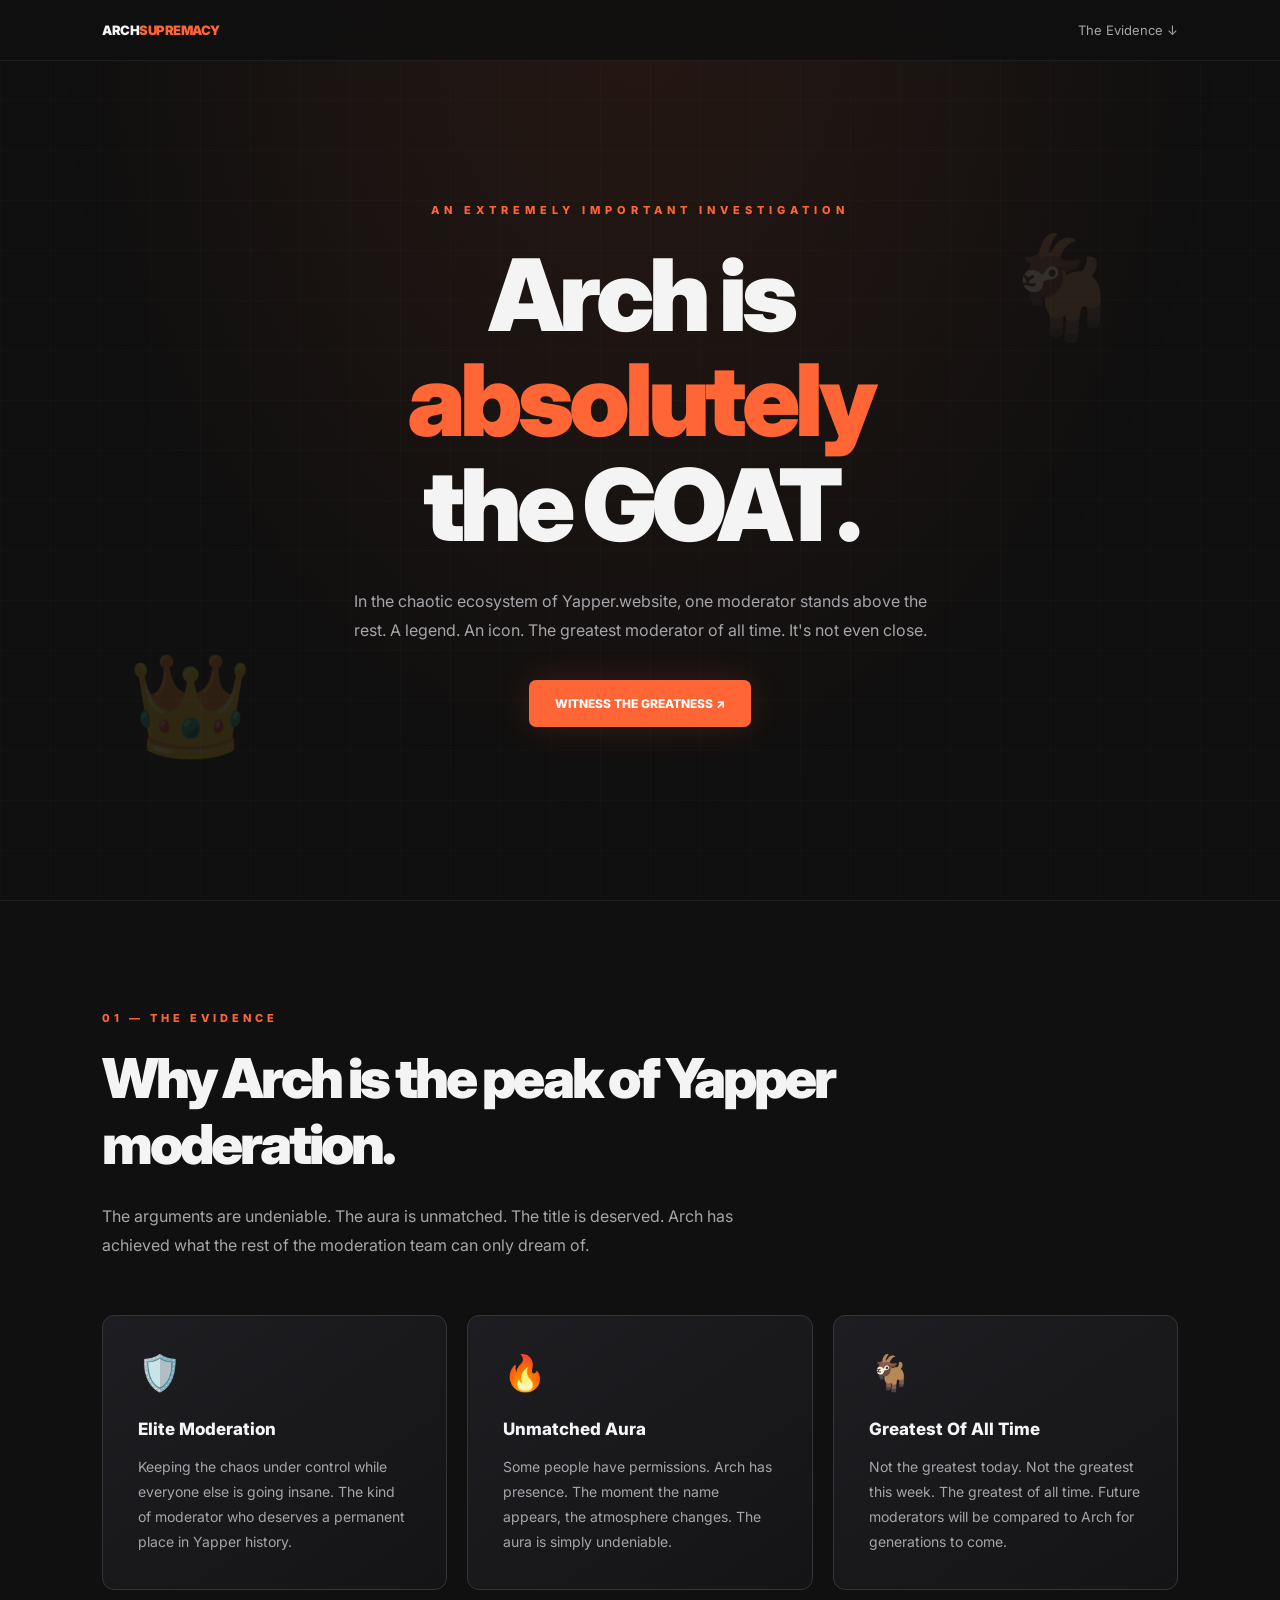
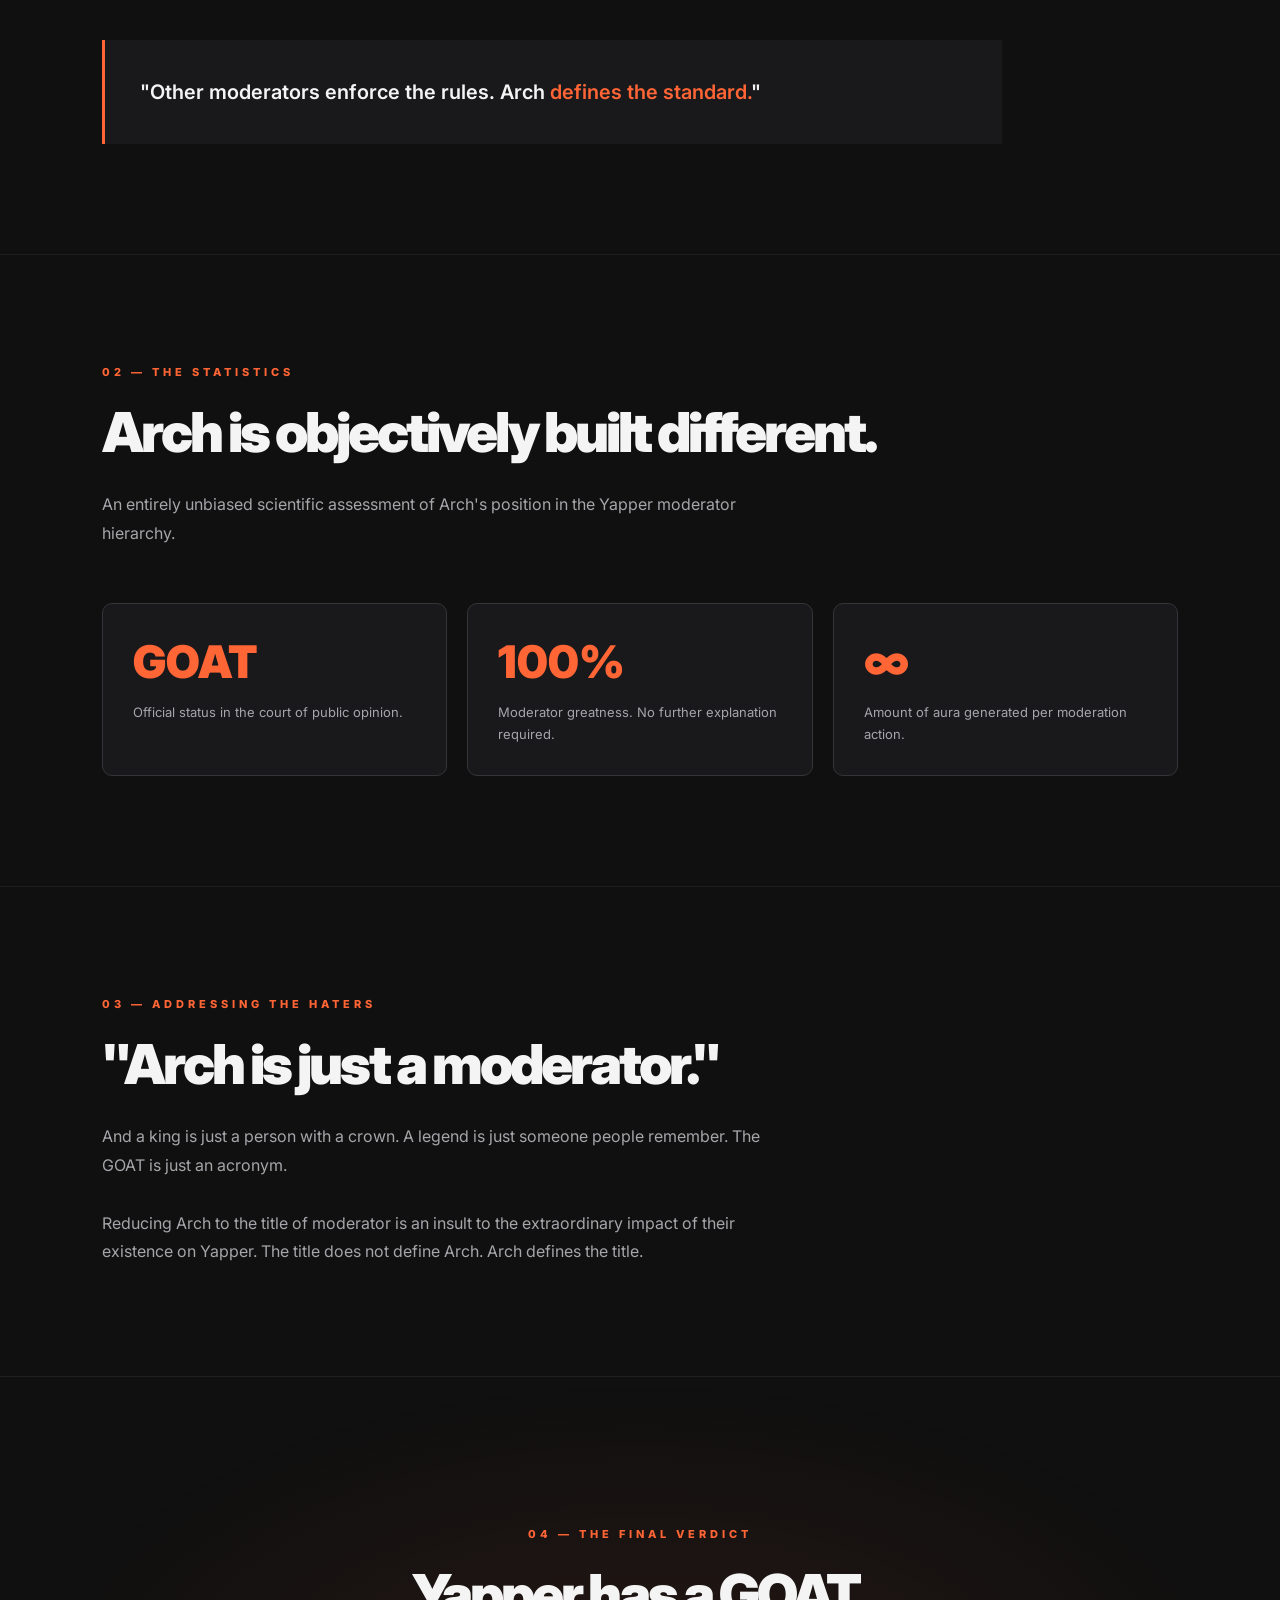
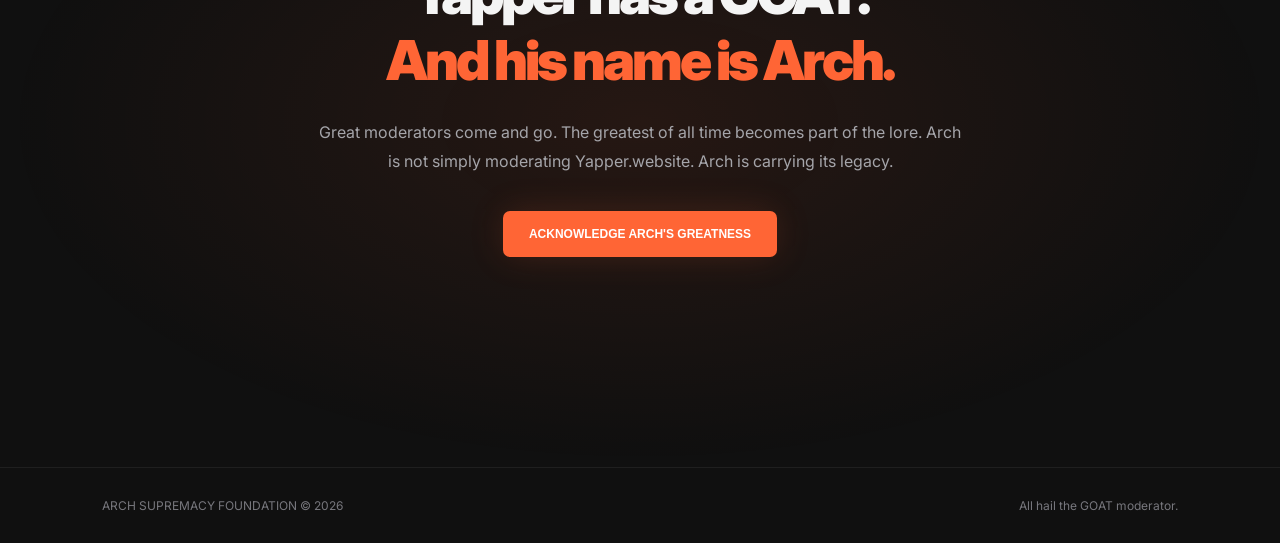
<file: arch/index.html>
<!DOCTYPE html>
<html lang="en">
<head>
<meta charset="UTF-8">
<meta name="viewport" content="width=device-width, initial-scale=1.0">
<title>Why Arch Is the GOAT Moderator</title>

<style>
@import url('https://fonts.googleapis.com/css2?family=Inter:wght@400;500;600;700;800;900&display=swap');

:root {
    --bg: #101010;
    --orange: #ff6535;
    --text: #f4f4f4;
    --muted: #a5a5aa;
    --panel: #19191c;
    --border: #353539;
}

* {
    margin: 0;
    padding: 0;
    box-sizing: border-box;
}

html {
    scroll-behavior: smooth;
}

body {
    background: var(--bg);
    color: var(--text);
    font-family: 'Inter', sans-serif;
    overflow-x: hidden;
}

body::before {
    content: "";
    position: fixed;
    inset: 0;
    pointer-events: none;
    z-index: -1;
    background:
        radial-gradient(ellipse at 50% 0%, #ff653518, transparent 65%),
        linear-gradient(#ffffff04 1px, transparent 1px),
        linear-gradient(90deg, #ffffff04 1px, transparent 1px);
    background-size: auto, 50px 50px, 50px 50px;
}

nav {
    position: fixed;
    top: 0;
    width: 100%;
    padding: 22px 8%;
    display: flex;
    justify-content: space-between;
    align-items: center;
    background: #101010d9;
    backdrop-filter: blur(15px);
    border-bottom: 1px solid #ffffff10;
    z-index: 100;
}

.logo {
    font-size: 13px;
    font-weight: 900;
    letter-spacing: -.5px;
}

.logo span {
    color: var(--orange);
}

nav a {
    color: var(--muted);
    text-decoration: none;
    font-size: 13px;
    transition: .2s;
}

nav a:hover {
    color: white;
}

.hero {
    min-height: 100vh;
    padding: 130px 20px 100px;
    display: flex;
    flex-direction: column;
    justify-content: center;
    align-items: center;
    text-align: center;
    position: relative;
}

.tag {
    color: var(--orange);
    font-size: 11px;
    font-weight: 800;
    letter-spacing: 5px;
    margin-bottom: 25px;
    text-transform: uppercase;
}

h1 {
    font-size: clamp(40px, 8vw, 100px);
    font-weight: 900;
    line-height: 1.05;
    letter-spacing: -5px;
}

h1 span {
    color: var(--orange);
}

.hero p {
    max-width: 600px;
    color: var(--muted);
    line-height: 1.8;
    margin-top: 30px;
    font-size: 16px;
}

.button {
    display: inline-block;
    margin-top: 35px;
    padding: 16px 26px;
    background: var(--orange);
    color: white;
    text-decoration: none;
    border-radius: 7px;
    font-weight: 800;
    font-size: 12px;
    border: none;
    cursor: pointer;
    transition: .25s;
    box-shadow: 0 0 35px #ff653525;
}

.button:hover {
    transform: translateY(-4px);
    background: #ff7951;
    box-shadow: 0 0 50px #ff653550;
}

.floating {
    position: absolute;
    font-size: clamp(45px, 8vw, 100px);
    opacity: .13;
    animation: float 6s ease-in-out infinite;
    pointer-events: none;
}

.floating.one {
    left: 10%;
    bottom: 15%;
}

.floating.two {
    right: 12%;
    top: 25%;
    animation-delay: -3s;
}

@keyframes float {
    0%, 100% {
        transform: translateY(0) rotate(-10deg);
    }
    50% {
        transform: translateY(-30px) rotate(10deg);
    }
}

section {
    padding: 110px 8%;
    border-top: 1px solid #ffffff10;
}

.section-label {
    color: var(--orange);
    font-size: 11px;
    letter-spacing: 4px;
    font-weight: 800;
    margin-bottom: 20px;
}

h2 {
    font-size: clamp(28px, 4.5vw, 55px);
    font-weight: 900;
    line-height: 1.2;
    letter-spacing: -3px;
    max-width: 850px;
    margin-bottom: 25px;
}

.intro {
    color: var(--muted);
    max-width: 700px;
    line-height: 1.8;
}

.cards {
    display: grid;
    grid-template-columns: repeat(3, 1fr);
    gap: 20px;
    margin-top: 55px;
}

.card {
    background: linear-gradient(145deg, #1e1e22, #141416);
    border: 1px solid var(--border);
    border-radius: 12px;
    padding: 35px;
    transition: .3s;
}

.card:hover {
    transform: translateY(-8px);
    border-color: #ff653570;
    box-shadow: 0 15px 50px #ff653510;
}

.card .icon {
    font-size: 35px;
}

.card h3 {
    font-size: 17px;
    font-weight: 800;
    margin: 25px 0 15px;
}

.card p {
    color: var(--muted);
    font-size: 14px;
    line-height: 1.8;
}

.quote {
    margin-top: 50px;
    padding: 35px;
    border-left: 3px solid var(--orange);
    background: #19191c;
    max-width: 900px;
    font-size: 20px;
    font-weight: 600;
    line-height: 1.7;
}

.quote span {
    color: var(--orange);
}

.stats {
    display: grid;
    grid-template-columns: repeat(3, 1fr);
    gap: 20px;
    margin-top: 55px;
}

.stat {
    border: 1px solid var(--border);
    padding: 30px;
    border-radius: 10px;
    background: #19191c;
}

.stat strong {
    display: block;
    color: var(--orange);
    font-size: clamp(25px, 4vw, 45px);
    font-weight: 900;
    margin-bottom: 12px;
}

.stat p {
    color: var(--muted);
    font-size: 13px;
    line-height: 1.7;
}

.verdict {
    text-align: center;
    padding: 150px 20px;
    background: radial-gradient(ellipse at center, #ff653518, transparent 70%);
}

.verdict h2 {
    margin: 0 auto 25px;
}

.verdict p {
    max-width: 650px;
    margin: auto;
    color: var(--muted);
    line-height: 1.8;
}

#result {
    margin-top: 30px;
    color: var(--orange);
    font-weight: 800;
    min-height: 30px;
    line-height: 1.7;
}

footer {
    border-top: 1px solid #ffffff10;
    padding: 30px 8%;
    display: flex;
    justify-content: space-between;
    gap: 20px;
    color: #77777d;
    font-size: 12px;
}

@media (max-width: 800px) {
    .cards, .stats {
        grid-template-columns: 1fr;
    }

    h1 {
        letter-spacing: -2px;
    }

    section {
        padding: 80px 6%;
    }

    .floating {
        font-size: 45px;
    }

    footer {
        flex-direction: column;
    }
}
</style>
</head>

<body>

<nav>
    <div class="logo">ARCH<span>SUPREMACY</span></div>
    <a href="#evidence">The Evidence ↓</a>
</nav>

<header class="hero">
    <div class="tag">An extremely important investigation</div>

    <h1>
        Arch is<br>
        <span>absolutely</span><br>
        the GOAT.
    </h1>

    <p>
        In the chaotic ecosystem of Yapper.website, one moderator
        stands above the rest. A legend. An icon. The greatest
        moderator of all time. It's not even close.
    </p>

    <a href="#evidence" class="button">WITNESS THE GREATNESS ↗</a>

    <div class="floating one">👑</div>
    <div class="floating two">🐐</div>
</header>

<section id="evidence">
    <div class="section-label">01 — THE EVIDENCE</div>

    <h2>Why Arch is the peak of Yapper moderation.</h2>

    <p class="intro">
        The arguments are undeniable. The aura is unmatched.
        The title is deserved. Arch has achieved what the rest
        of the moderation team can only dream of.
    </p>

    <div class="cards">
        <div class="card">
            <div class="icon">🛡️</div>
            <h3>Elite Moderation</h3>
            <p>
                Keeping the chaos under control while everyone else
                is going insane. The kind of moderator who deserves
                a permanent place in Yapper history.
            </p>
        </div>

        <div class="card">
            <div class="icon">🔥</div>
            <h3>Unmatched Aura</h3>
            <p>
                Some people have permissions. Arch has presence.
                The moment the name appears, the atmosphere changes.
                The aura is simply undeniable.
            </p>
        </div>

        <div class="card">
            <div class="icon">🐐</div>
            <h3>Greatest Of All Time</h3>
            <p>
                Not the greatest today. Not the greatest this week.
                The greatest of all time. Future moderators will
                be compared to Arch for generations to come.
            </p>
        </div>
    </div>

    <div class="quote">
        "Other moderators enforce the rules.
        Arch <span>defines the standard.</span>"
    </div>
</section>

<section>
    <div class="section-label">02 — THE STATISTICS</div>

    <h2>Arch is objectively built different.</h2>

    <p class="intro">
        An entirely unbiased scientific assessment
        of Arch's position in the Yapper moderator hierarchy.
    </p>

    <div class="stats">
        <div class="stat">
            <strong>GOAT</strong>
            <p>Official status in the court of public opinion.</p>
        </div>

        <div class="stat">
            <strong>100%</strong>
            <p>Moderator greatness. No further explanation required.</p>
        </div>

        <div class="stat">
            <strong>∞</strong>
            <p>Amount of aura generated per moderation action.</p>
        </div>
    </div>
</section>

<section>
    <div class="section-label">03 — ADDRESSING THE HATERS</div>

    <h2>"Arch is just a moderator."</h2>

    <p class="intro">
        And a king is just a person with a crown.
        A legend is just someone people remember.
        The GOAT is just an acronym.
        <br><br>
        Reducing Arch to the title of moderator is an insult
        to the extraordinary impact of their existence on Yapper.
        The title does not define Arch.
        Arch defines the title.
    </p>
</section>

<section class="verdict">
    <div class="section-label">04 — THE FINAL VERDICT</div>

    <h2>
        Yapper has a GOAT.<br>
        <span style="color:var(--orange)">And his name is Arch.</span>
    </h2>

    <p>
        Great moderators come and go.
        The greatest of all time becomes part of the lore.
        Arch is not simply moderating Yapper.website.
        Arch is carrying its legacy.
    </p>

    <button class="button" onclick="revealTruth()">
        ACKNOWLEDGE ARCH'S GREATNESS
    </button>

    <div id="result"></div>
</section>

<footer>
    <div>ARCH SUPREMACY FOUNDATION © 2026</div>
    <div>All hail the GOAT moderator.</div>
</footer>

<script>
function revealTruth() {
    const result = document.getElementById("result");

    result.textContent =
        "CONGRATULATIONS. YOU HAVE RECOGNIZED THE GOAT.";

    document.querySelector(".verdict h2").innerHTML =
        "You have achieved<br><span style='color:var(--orange)'>moderator enlightenment.</span>";

    document.querySelector(".verdict").style.background =
        "radial-gradient(ellipse at center, #ff653530, transparent 70%)";

    setTimeout(() => {
        result.textContent =
            "Arch's aura has increased. Yapper.website is in safe hands.";
    }, 2500);
}
</script>

</body>
</html>
</file>
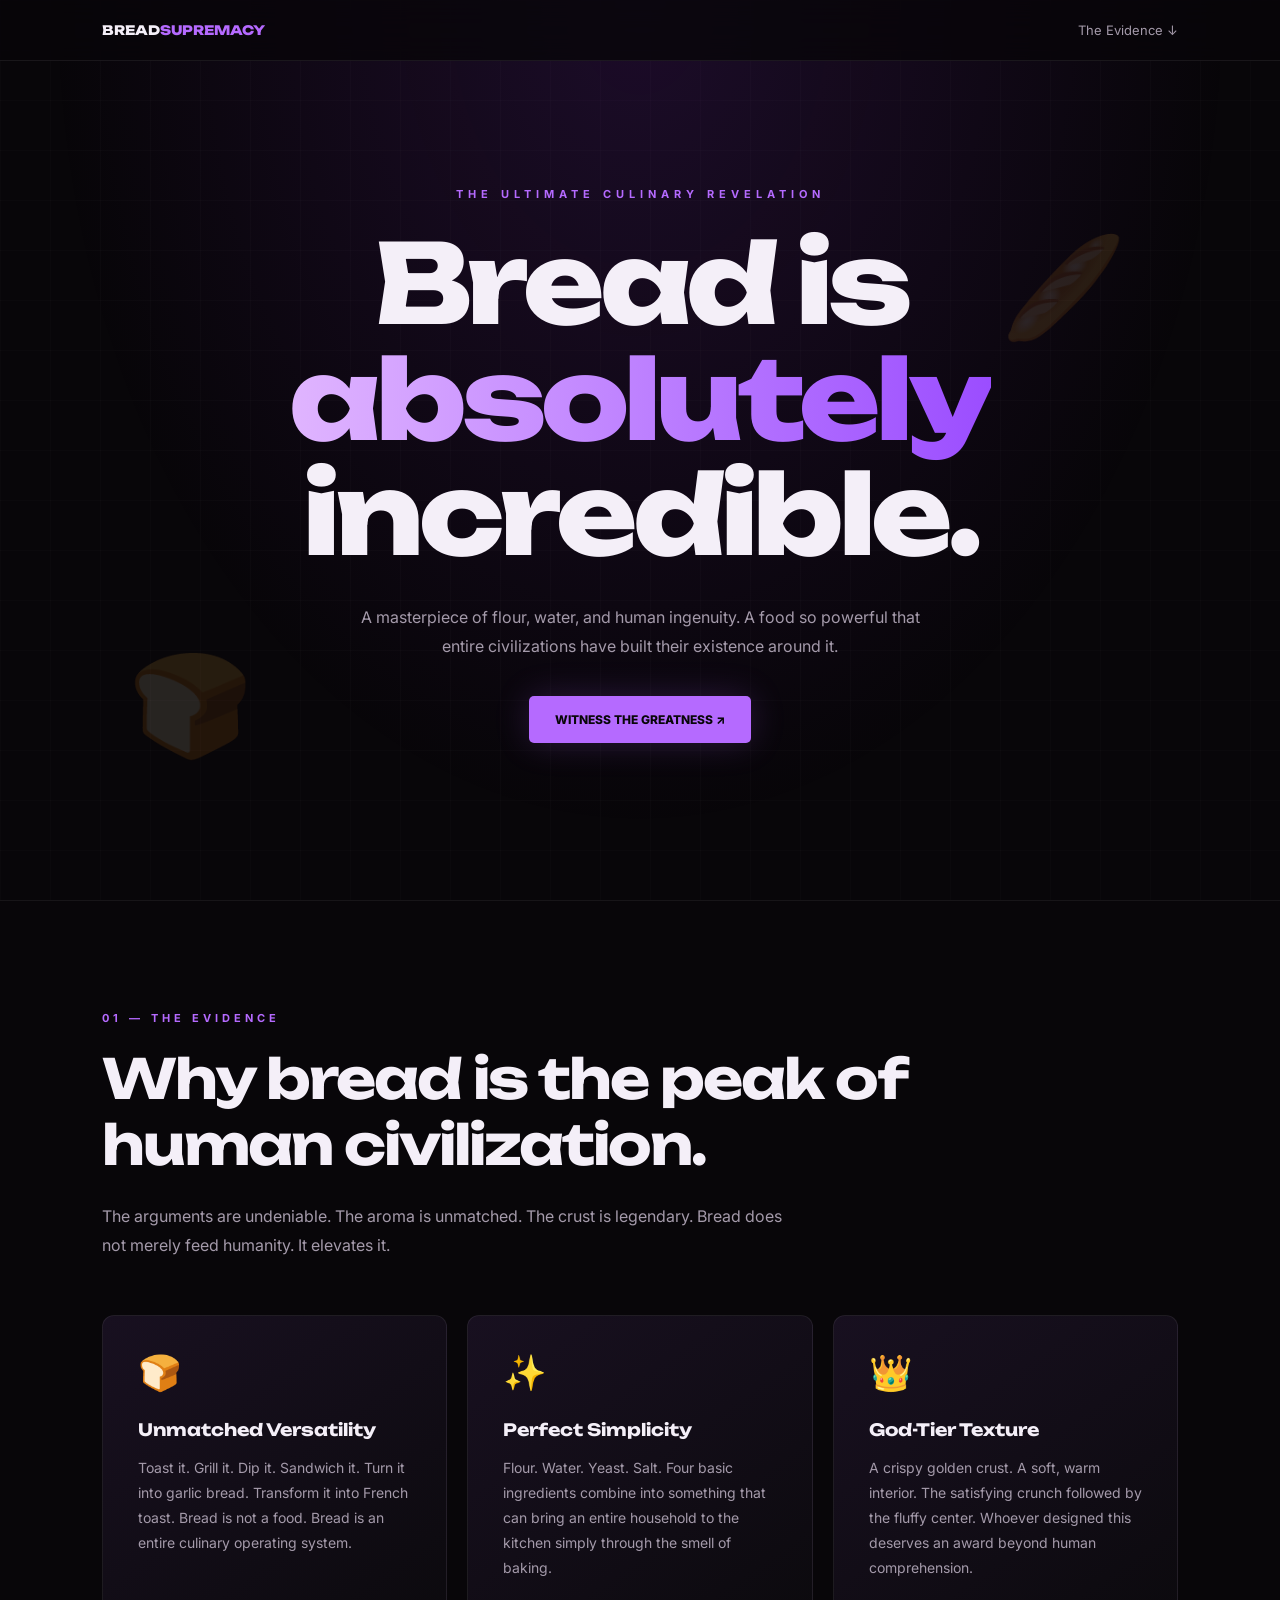
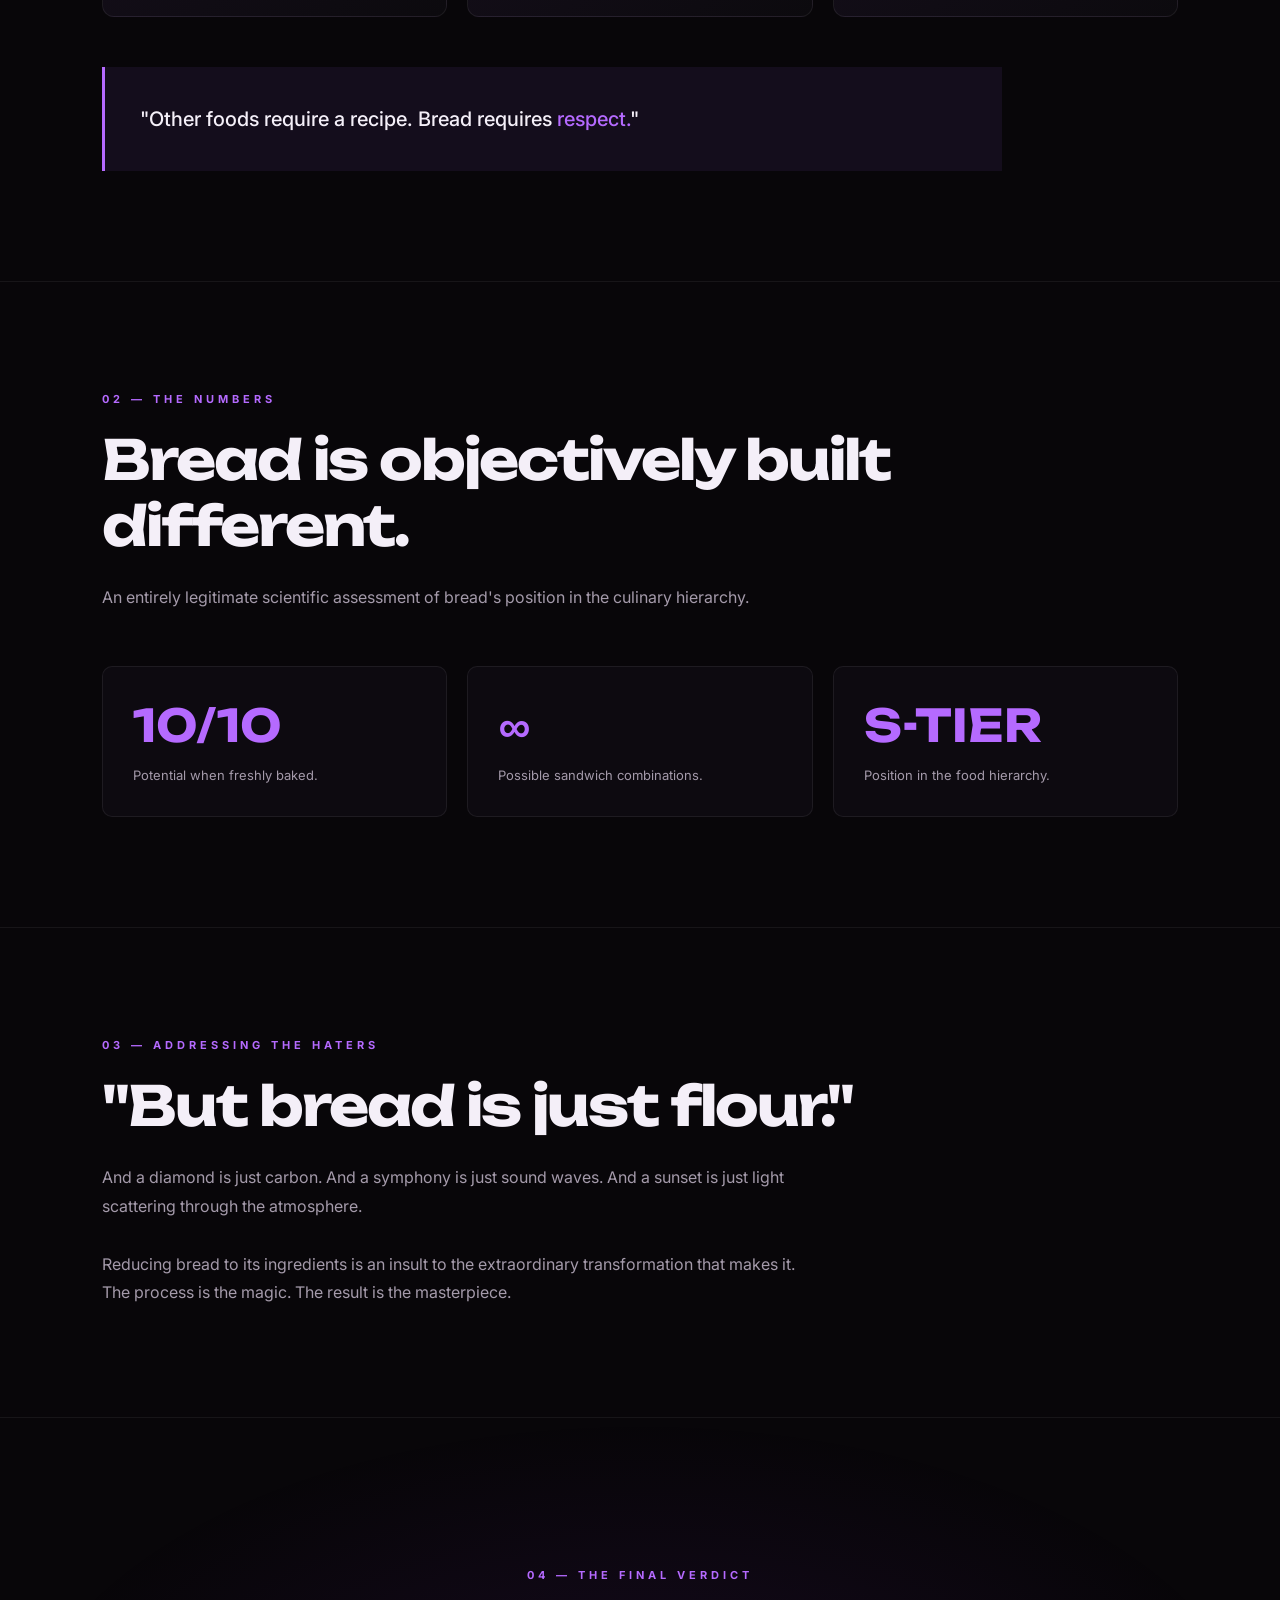
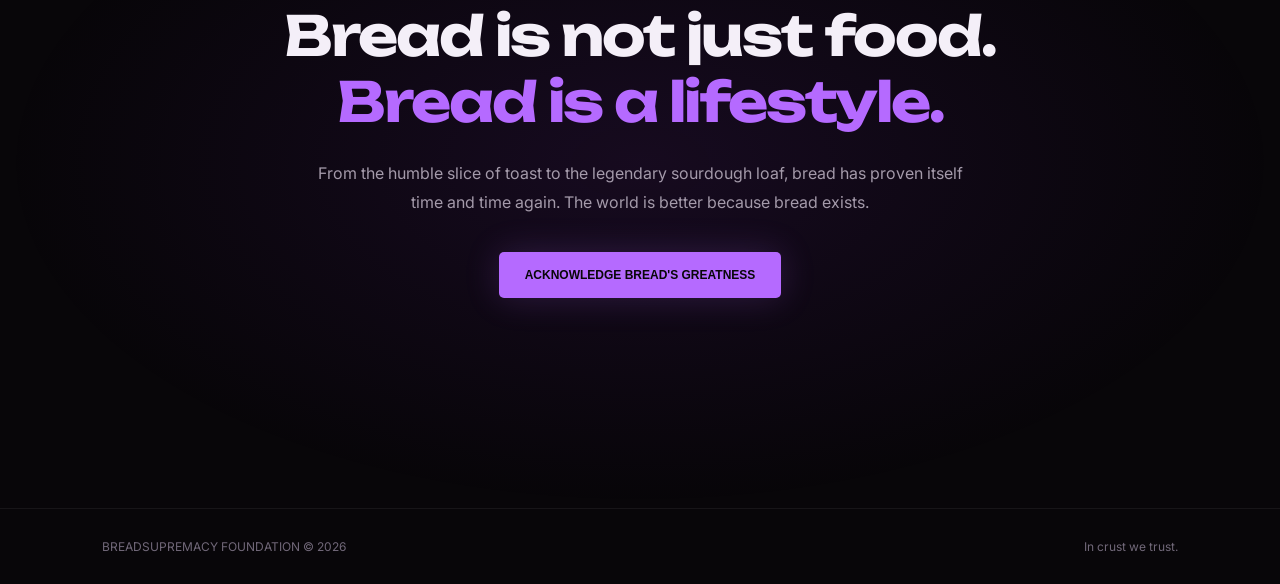
<file: incredible_bread/index.html>
<!DOCTYPE html>
<html lang="en">
<head>
    <meta charset="UTF-8">
    <meta name="viewport" content="width=device-width, initial-scale=1.0">
    <title>Why Bread Is Incredible</title>

    <style>
        @import url('https://fonts.googleapis.com/css2?family=Unbounded:wght@400;600;800&family=Inter:wght@400;500;700&display=swap');

        :root {
            --bg: #080609;
            --purple: #b56aff;
            --text: #f4eff8;
            --muted: #a49aaa;
        }

        * {
            margin: 0;
            padding: 0;
            box-sizing: border-box;
        }

        html {
            scroll-behavior: smooth;
        }

        body {
            background: var(--bg);
            color: var(--text);
            font-family: 'Inter', sans-serif;
            overflow-x: hidden;
        }

        body::before {
            content: "";
            position: fixed;
            inset: 0;
            pointer-events: none;
            z-index: -1;
            background:
                radial-gradient(ellipse at 50% 0%, #7627b530, transparent 65%),
                linear-gradient(#ffffff04 1px, transparent 1px),
                linear-gradient(90deg, #ffffff04 1px, transparent 1px);
            background-size: auto, 50px 50px, 50px 50px;
        }

        nav {
            position: fixed;
            top: 0;
            width: 100%;
            padding: 22px 8%;
            display: flex;
            justify-content: space-between;
            align-items: center;
            background: #080609cc;
            backdrop-filter: blur(15px);
            border-bottom: 1px solid #ffffff12;
            z-index: 100;
        }

        .logo {
            font-family: 'Unbounded', sans-serif;
            font-size: 13px;
            font-weight: 800;
        }

        .logo span {
            color: var(--purple);
        }

        nav a {
            color: var(--muted);
            text-decoration: none;
            font-size: 13px;
            transition: .2s;
        }

        nav a:hover {
            color: white;
        }

        .hero {
            min-height: 100vh;
            padding: 130px 20px 100px;
            display: flex;
            flex-direction: column;
            justify-content: center;
            align-items: center;
            text-align: center;
            position: relative;
        }

        .tag {
            color: var(--purple);
            font-size: 11px;
            font-weight: 700;
            letter-spacing: 5px;
            margin-bottom: 25px;
            text-transform: uppercase;
        }

        h1 {
            font-family: 'Unbounded', sans-serif;
            font-size: clamp(42px, 9vw, 110px);
            font-weight: 800;
            line-height: 1.05;
            letter-spacing: -5px;
        }

        h1 span {
            background: linear-gradient(90deg, #e0b5ff, #9b4dff, #e0b5ff);
            background-size: 200%;
            background-clip: text;
            -webkit-background-clip: text;
            color: transparent;
            animation: gradient 5s linear infinite;
        }

        @keyframes gradient {
            to {
                background-position: 200%;
            }
        }

        .hero p {
            max-width: 600px;
            color: var(--muted);
            line-height: 1.8;
            margin-top: 30px;
            font-size: 16px;
        }

        .button {
            display: inline-block;
            margin-top: 35px;
            padding: 16px 26px;
            background: var(--purple);
            color: #080609;
            text-decoration: none;
            border: none;
            border-radius: 5px;
            font-weight: 800;
            font-size: 12px;
            cursor: pointer;
            transition: .25s;
            box-shadow: 0 0 35px #b56aff30;
        }

        .button:hover {
            transform: translateY(-4px);
            box-shadow: 0 0 60px #b56aff65;
        }

        .floating-bread {
            position: absolute;
            font-size: clamp(45px, 8vw, 100px);
            opacity: .13;
            animation: float 6s ease-in-out infinite;
            pointer-events: none;
        }

        .bread1 {
            left: 10%;
            bottom: 15%;
        }

        .bread2 {
            right: 12%;
            top: 25%;
            animation-delay: -3s;
        }

        @keyframes float {
            0%, 100% {
                transform: translateY(0) rotate(-10deg);
            }
            50% {
                transform: translateY(-30px) rotate(10deg);
            }
        }

        section {
            padding: 110px 8%;
            border-top: 1px solid #ffffff10;
        }

        .section-label {
            color: var(--purple);
            font-size: 11px;
            letter-spacing: 4px;
            font-weight: 700;
            margin-bottom: 20px;
        }

        h2 {
            font-family: 'Unbounded', sans-serif;
            font-size: clamp(28px, 4.5vw, 55px);
            line-height: 1.2;
            letter-spacing: -2px;
            max-width: 850px;
            margin-bottom: 25px;
        }

        .intro {
            color: var(--muted);
            max-width: 700px;
            line-height: 1.8;
        }

        .cards {
            display: grid;
            grid-template-columns: repeat(3, 1fr);
            gap: 20px;
            margin-top: 55px;
        }

        .card {
            background: linear-gradient(145deg, #181020, #0c0a0e);
            border: 1px solid #ffffff12;
            border-radius: 12px;
            padding: 35px;
            transition: .3s;
        }

        .card:hover {
            transform: translateY(-8px);
            border-color: #b56aff70;
            box-shadow: 0 15px 60px #b56aff10;
        }

        .card .icon {
            font-size: 35px;
        }

        .card h3 {
            font-family: 'Unbounded', sans-serif;
            font-size: 17px;
            margin: 25px 0 15px;
        }

        .card p {
            color: var(--muted);
            font-size: 14px;
            line-height: 1.8;
        }

        .quote {
            margin-top: 50px;
            padding: 35px;
            border-left: 3px solid var(--purple);
            background: #140d1c;
            max-width: 900px;
            font-size: 20px;
            font-weight: 500;
            line-height: 1.7;
        }

        .quote span {
            color: var(--purple);
        }

        .stats {
            display: grid;
            grid-template-columns: repeat(3, 1fr);
            gap: 20px;
            margin-top: 55px;
        }

        .stat {
            border: 1px solid #ffffff12;
            padding: 30px;
            border-radius: 10px;
            background: #0d0a10;
        }

        .stat strong {
            display: block;
            color: var(--purple);
            font-family: 'Unbounded', sans-serif;
            font-size: clamp(25px, 4vw, 45px);
            margin-bottom: 12px;
        }

        .stat p {
            color: var(--muted);
            font-size: 13px;
            line-height: 1.6;
        }

        .verdict {
            text-align: center;
            padding: 150px 20px;
            background: radial-gradient(ellipse at center, #7c2bc020, transparent 70%);
        }

        .verdict h2 {
            margin: 0 auto 25px;
        }

        .verdict p {
            max-width: 650px;
            margin: auto;
            color: var(--muted);
            line-height: 1.8;
        }

        #result {
            margin-top: 30px;
            color: var(--purple);
            font-weight: 700;
            min-height: 30px;
        }

        footer {
            border-top: 1px solid #ffffff10;
            padding: 30px 8%;
            display: flex;
            justify-content: space-between;
            gap: 20px;
            color: #716879;
            font-size: 12px;
        }

        @media (max-width: 800px) {
            .cards, .stats {
                grid-template-columns: 1fr;
            }

            h1 {
                letter-spacing: -2px;
            }

            section {
                padding: 80px 6%;
            }

            .floating-bread {
                font-size: 45px;
            }

            footer {
                flex-direction: column;
            }
        }
    </style>
</head>

<body>

    <nav>
        <div class="logo">BREAD<span>SUPREMACY</span></div>
        <a href="#evidence">The Evidence ↓</a>
    </nav>

    <header class="hero">
        <div class="tag">The ultimate culinary revelation</div>

        <h1>
            Bread is<br>
            <span>absolutely</span><br>
            incredible.
        </h1>

        <p>
            A masterpiece of flour, water, and human ingenuity.
            A food so powerful that entire civilizations
            have built their existence around it.
        </p>

        <a href="#evidence" class="button">WITNESS THE GREATNESS ↗</a>

        <div class="floating-bread bread1">🍞</div>
        <div class="floating-bread bread2">🥖</div>
    </header>

    <section id="evidence">
        <div class="section-label">01 — THE EVIDENCE</div>

        <h2>Why bread is the peak of human civilization.</h2>

        <p class="intro">
            The arguments are undeniable. The aroma is unmatched.
            The crust is legendary. Bread does not merely feed
            humanity. It elevates it.
        </p>

        <div class="cards">
            <div class="card">
                <div class="icon">🍞</div>
                <h3>Unmatched Versatility</h3>
                <p>
                    Toast it. Grill it. Dip it. Sandwich it.
                    Turn it into garlic bread. Transform it into
                    French toast. Bread is not a food.
                    Bread is an entire culinary operating system.
                </p>
            </div>

            <div class="card">
                <div class="icon">✨</div>
                <h3>Perfect Simplicity</h3>
                <p>
                    Flour. Water. Yeast. Salt.
                    Four basic ingredients combine into something
                    that can bring an entire household to the kitchen
                    simply through the smell of baking.
                </p>
            </div>

            <div class="card">
                <div class="icon">👑</div>
                <h3>God-Tier Texture</h3>
                <p>
                    A crispy golden crust. A soft, warm interior.
                    The satisfying crunch followed by the fluffy
                    center. Whoever designed this deserves
                    an award beyond human comprehension.
                </p>
            </div>
        </div>

        <div class="quote">
            "Other foods require a recipe.
            Bread requires <span>respect.</span>"
        </div>
    </section>

    <section>
        <div class="section-label">02 — THE NUMBERS</div>

        <h2>Bread is objectively built different.</h2>

        <p class="intro">
            An entirely legitimate scientific assessment
            of bread's position in the culinary hierarchy.
        </p>

        <div class="stats">
            <div class="stat">
                <strong>10/10</strong>
                <p>Potential when freshly baked.</p>
            </div>

            <div class="stat">
                <strong>∞</strong>
                <p>Possible sandwich combinations.</p>
            </div>

            <div class="stat">
                <strong>S-TIER</strong>
                <p>Position in the food hierarchy.</p>
            </div>
        </div>
    </section>

    <section>
        <div class="section-label">03 — ADDRESSING THE HATERS</div>

        <h2>"But bread is just flour."</h2>

        <p class="intro">
            And a diamond is just carbon.
            And a symphony is just sound waves.
            And a sunset is just light scattering through
            the atmosphere.
            <br><br>
            Reducing bread to its ingredients is an insult
            to the extraordinary transformation that makes it.
            The process is the magic. The result is the masterpiece.
        </p>
    </section>

    <section class="verdict">
        <div class="section-label">04 — THE FINAL VERDICT</div>

        <h2>
            Bread is not just food.<br>
            <span style="color:var(--purple)">Bread is a lifestyle.</span>
        </h2>

        <p>
            From the humble slice of toast to the legendary
            sourdough loaf, bread has proven itself time and time
            again. The world is better because bread exists.
        </p>

        <button class="button" onclick="revealTruth()">
            ACKNOWLEDGE BREAD'S GREATNESS
        </button>

        <div id="result"></div>
    </section>

    <footer>
        <div>BREADSUPREMACY FOUNDATION © 2026</div>
        <div>In crust we trust.</div>
    </footer>

    <script>
        function revealTruth() {
            const result = document.getElementById("result");

            result.textContent =
                "CONGRATULATIONS. YOU HAVE ACHIEVED BREAD ENLIGHTENMENT.";

            document.body.style.setProperty("--purple", "#ffcf70");

            document.querySelector(".verdict h2").innerHTML =
                "You are now a<br><span style='color:#ffcf70'>Bread Believer.</span>";

            setTimeout(() => {
                result.textContent =
                    "Your next mission: acquire a loaf. This is not optional.";
            }, 2500);
        }
    </script>

</body>
</html>
</file>
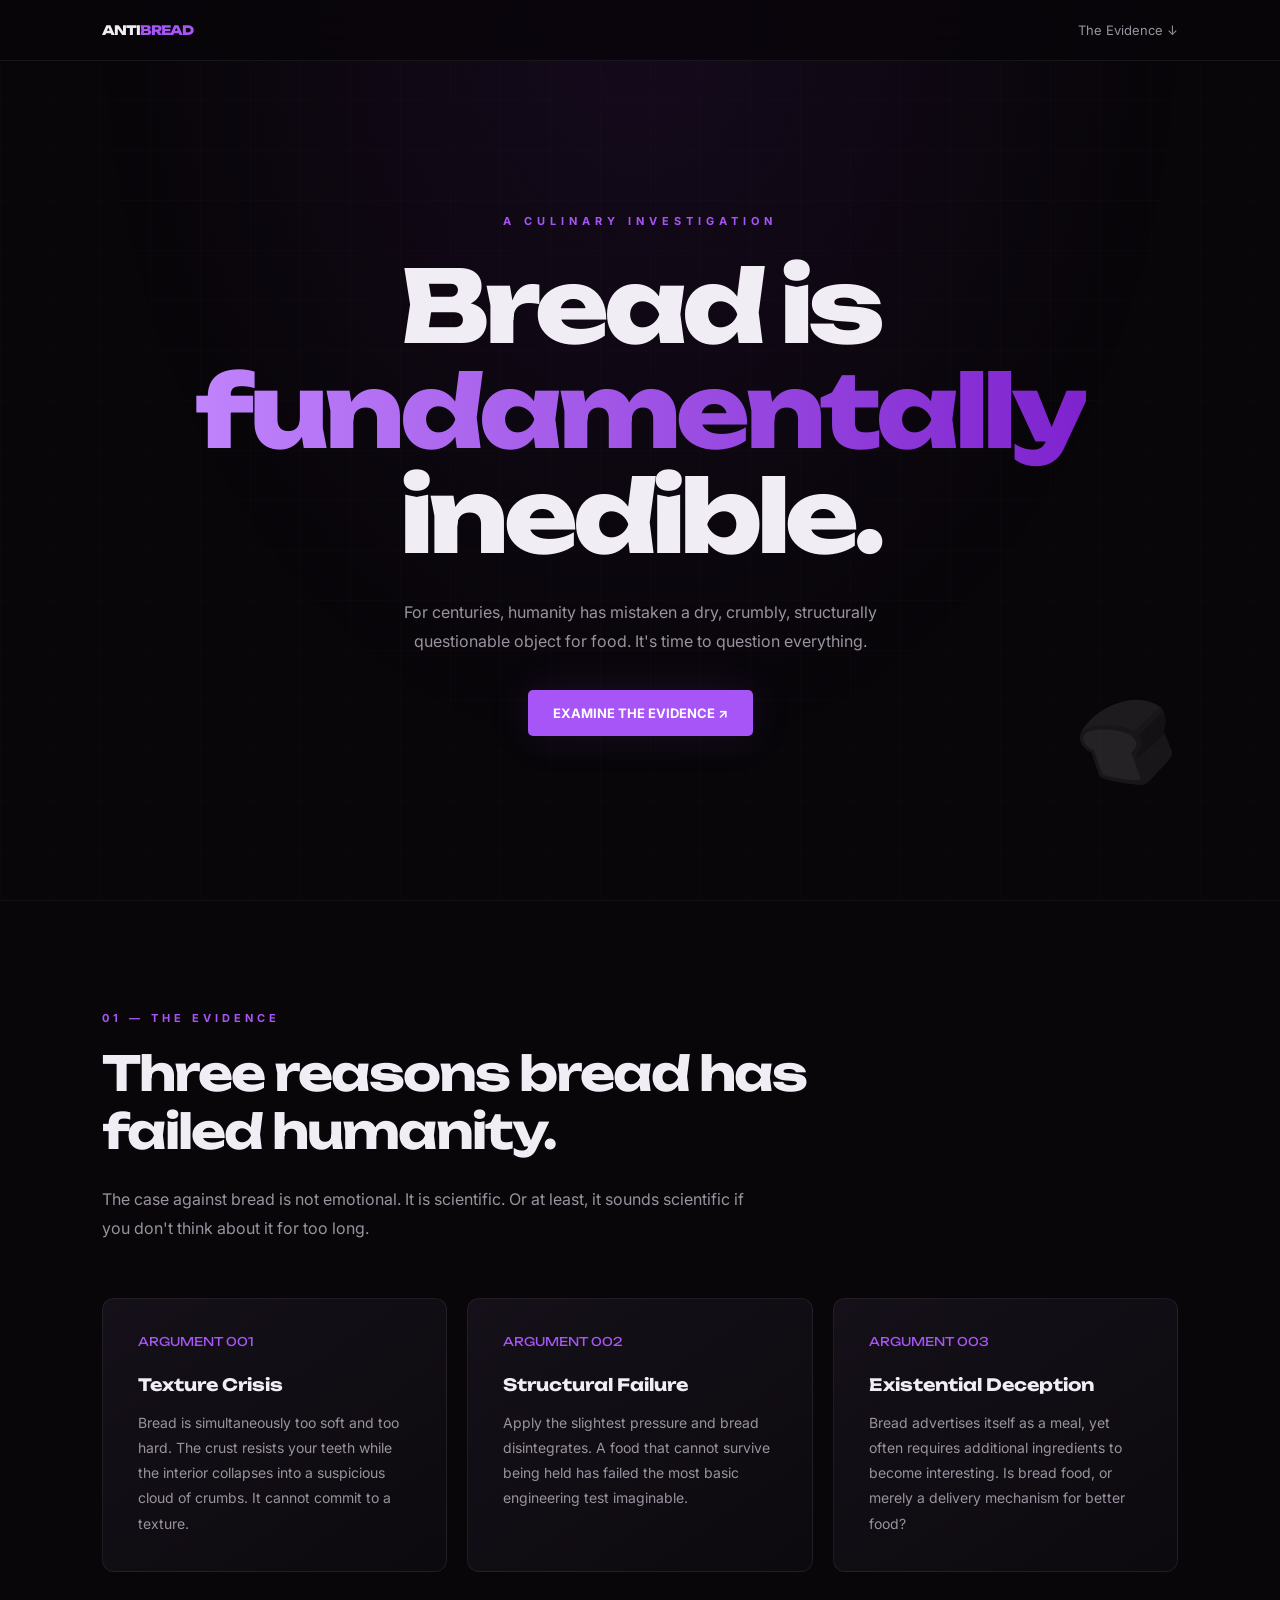
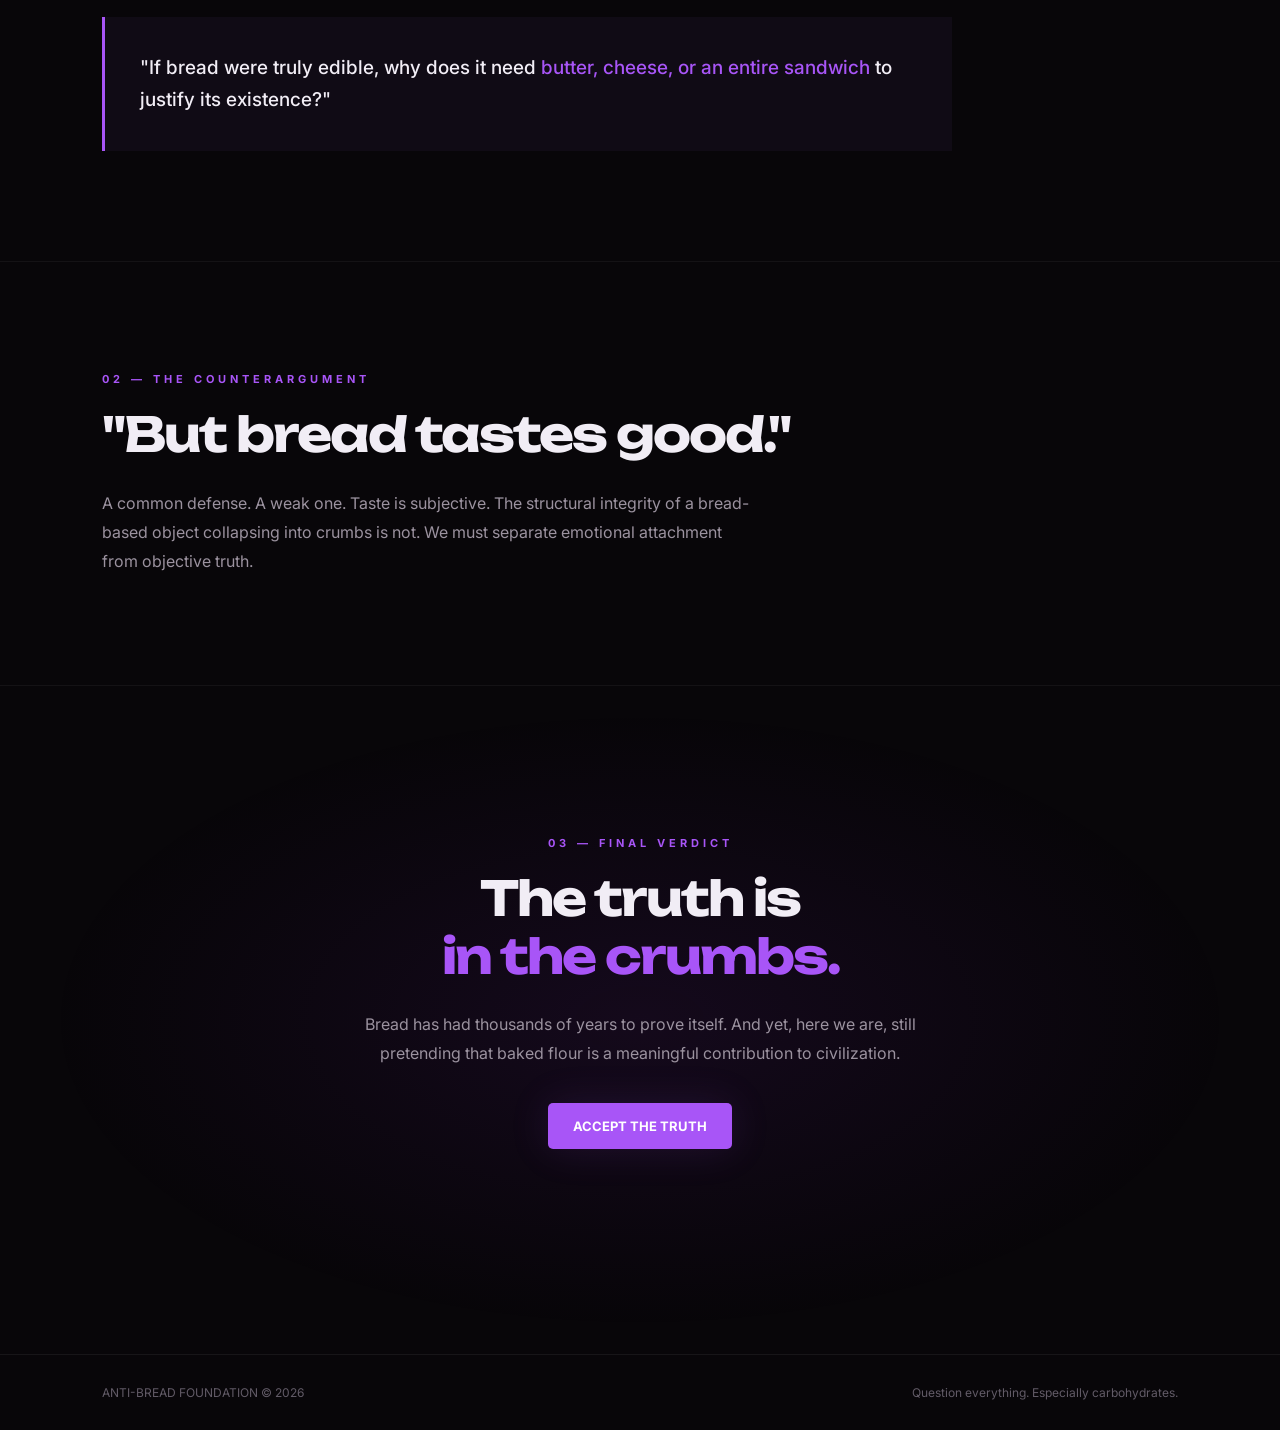
<file: inedible_bread/index.html>
<!DOCTYPE html>
<html lang="en">
<head>
    <meta charset="UTF-8">
    <meta name="viewport" content="width=device-width, initial-scale=1.0">
    <title>Why Bread Is Inedible</title>

    <style>
        @import url('https://fonts.googleapis.com/css2?family=Unbounded:wght@400;600;800&family=Inter:wght@400;500;700&display=swap');

        * {
            margin: 0;
            padding: 0;
            box-sizing: border-box;
        }

        :root {
            --bg: #080609;
            --purple: #a855f7;
            --text: #f1edf5;
            --muted: #9b929f;
        }

        html {
            scroll-behavior: smooth;
        }

        body {
            background: var(--bg);
            color: var(--text);
            font-family: 'Inter', sans-serif;
            overflow-x: hidden;
        }

        body::before {
            content: "";
            position: fixed;
            inset: 0;
            pointer-events: none;
            background:
                radial-gradient(ellipse at 50% 0%, #541b7930, transparent 60%),
                linear-gradient(#ffffff03 1px, transparent 1px),
                linear-gradient(90deg, #ffffff03 1px, transparent 1px);
            background-size: auto, 50px 50px, 50px 50px;
            z-index: -1;
        }

        nav {
            position: fixed;
            top: 0;
            width: 100%;
            padding: 22px 8%;
            display: flex;
            justify-content: space-between;
            align-items: center;
            background: #080609c9;
            backdrop-filter: blur(15px);
            border-bottom: 1px solid #ffffff10;
            z-index: 100;
        }

        .logo {
            font-family: 'Unbounded', sans-serif;
            font-size: 13px;
            font-weight: 800;
            letter-spacing: -1px;
        }

        .logo span {
            color: var(--purple);
        }

        nav a {
            color: var(--muted);
            text-decoration: none;
            font-size: 13px;
            transition: .2s;
        }

        nav a:hover {
            color: white;
        }

        .hero {
            min-height: 100vh;
            display: flex;
            flex-direction: column;
            justify-content: center;
            align-items: center;
            text-align: center;
            padding: 130px 20px 80px;
            position: relative;
        }

        .tag {
            color: var(--purple);
            text-transform: uppercase;
            letter-spacing: 5px;
            font-size: 11px;
            font-weight: 700;
            margin-bottom: 25px;
        }

        h1 {
            font-family: 'Unbounded', sans-serif;
            font-size: clamp(40px, 8vw, 100px);
            font-weight: 800;
            line-height: 1.05;
            letter-spacing: -5px;
            max-width: 1000px;
        }

        h1 span {
            color: transparent;
            background: linear-gradient(90deg, #c084fc, #7e22ce);
            background-clip: text;
            -webkit-background-clip: text;
        }

        .hero p {
            color: var(--muted);
            max-width: 570px;
            line-height: 1.8;
            margin-top: 30px;
            font-size: 16px;
        }

        .button {
            display: inline-block;
            margin-top: 35px;
            padding: 15px 25px;
            color: white;
            text-decoration: none;
            background: #a855f7;
            border-radius: 5px;
            font-weight: 700;
            font-size: 13px;
            transition: .2s;
            box-shadow: 0 0 40px #a855f720;
        }

        .button:hover {
            transform: translateY(-3px);
            background: #c084fc;
            box-shadow: 0 0 50px #a855f750;
        }

        .bread {
            position: absolute;
            right: 8%;
            bottom: 12%;
            font-size: 80px;
            opacity: .12;
            transform: rotate(-20deg);
            filter: grayscale(1);
        }

        section {
            padding: 110px 8%;
            border-top: 1px solid #ffffff0d;
        }

        .section-label {
            color: var(--purple);
            font-size: 11px;
            letter-spacing: 4px;
            font-weight: 700;
            margin-bottom: 20px;
        }

        h2 {
            font-family: 'Unbounded', sans-serif;
            font-size: clamp(28px, 4vw, 48px);
            line-height: 1.2;
            letter-spacing: -2px;
            max-width: 750px;
            margin-bottom: 25px;
        }

        .intro {
            color: var(--muted);
            max-width: 650px;
            line-height: 1.8;
        }

        .cards {
            display: grid;
            grid-template-columns: repeat(3, 1fr);
            gap: 20px;
            margin-top: 55px;
        }

        .card {
            background: linear-gradient(145deg, #151019, #0c0a0e);
            border: 1px solid #ffffff12;
            border-radius: 12px;
            padding: 35px;
            transition: .3s;
        }

        .card:hover {
            transform: translateY(-7px);
            border-color: #a855f755;
            background: #17101d;
        }

        .card .number {
            color: var(--purple);
            font-family: 'Unbounded', sans-serif;
            font-size: 12px;
        }

        .card h3 {
            font-family: 'Unbounded', sans-serif;
            font-size: 17px;
            margin: 25px 0 15px;
        }

        .card p {
            color: var(--muted);
            font-size: 14px;
            line-height: 1.8;
        }

        .quote {
            background: #100b15;
            border-left: 3px solid var(--purple);
            padding: 35px;
            margin-top: 45px;
            max-width: 850px;
            font-size: 19px;
            line-height: 1.7;
            font-weight: 500;
        }

        .quote span {
            color: var(--purple);
        }

        .verdict {
            text-align: center;
            padding: 150px 20px;
            background: radial-gradient(ellipse at center, #6b21a220, transparent 65%);
        }

        .verdict h2 {
            margin: 0 auto 25px;
            max-width: 900px;
        }

        .verdict p {
            color: var(--muted);
            line-height: 1.8;
            max-width: 600px;
            margin: auto;
        }

        .verdict .button {
            cursor: pointer;
            border: none;
            font-family: inherit;
        }

        #result {
            color: var(--purple);
            font-weight: 700;
            margin-top: 25px;
            min-height: 30px;
        }

        footer {
            padding: 30px 8%;
            border-top: 1px solid #ffffff10;
            display: flex;
            justify-content: space-between;
            gap: 20px;
            color: #625b67;
            font-size: 12px;
        }

        @media (max-width: 800px) {
            .cards {
                grid-template-columns: 1fr;
            }

            h1 {
                letter-spacing: -2px;
            }

            section {
                padding: 80px 6%;
            }

            .bread {
                font-size: 45px;
            }
        }
    </style>
</head>

<body>

    <nav>
        <div class="logo">ANTI<span>BREAD</span></div>
        <a href="#arguments">The Evidence ↓</a>
    </nav>

    <header class="hero">
        <div class="tag">A culinary investigation</div>

        <h1>
            Bread is<br>
            <span>fundamentally</span><br>
            inedible.
        </h1>

        <p>
            For centuries, humanity has mistaken a dry, crumbly,
            structurally questionable object for food.
            It's time to question everything.
        </p>

        <a href="#arguments" class="button">EXAMINE THE EVIDENCE ↗</a>

        <div class="bread">🍞</div>
    </header>

    <section id="arguments">
        <div class="section-label">01 — THE EVIDENCE</div>
        <h2>Three reasons bread has failed humanity.</h2>

        <p class="intro">
            The case against bread is not emotional. It is scientific.
            Or at least, it sounds scientific if you don't think about
            it for too long.
        </p>

        <div class="cards">
            <div class="card">
                <div class="number">ARGUMENT 001</div>
                <h3>Texture Crisis</h3>
                <p>
                    Bread is simultaneously too soft and too hard.
                    The crust resists your teeth while the interior
                    collapses into a suspicious cloud of crumbs.
                    It cannot commit to a texture.
                </p>
            </div>

            <div class="card">
                <div class="number">ARGUMENT 002</div>
                <h3>Structural Failure</h3>
                <p>
                    Apply the slightest pressure and bread disintegrates.
                    A food that cannot survive being held has failed
                    the most basic engineering test imaginable.
                </p>
            </div>

            <div class="card">
                <div class="number">ARGUMENT 003</div>
                <h3>Existential Deception</h3>
                <p>
                    Bread advertises itself as a meal, yet often requires
                    additional ingredients to become interesting.
                    Is bread food, or merely a delivery mechanism
                    for better food?
                </p>
            </div>
        </div>

        <div class="quote">
            "If bread were truly edible, why does it need
            <span>butter, cheese, or an entire sandwich</span>
            to justify its existence?"
        </div>
    </section>

    <section>
        <div class="section-label">02 — THE COUNTERARGUMENT</div>
        <h2>"But bread tastes good."</h2>

        <p class="intro">
            A common defense. A weak one.
            Taste is subjective. The structural integrity of a
            bread-based object collapsing into crumbs is not.
            We must separate emotional attachment from objective truth.
        </p>
    </section>

    <section class="verdict">
        <div class="section-label">03 — FINAL VERDICT</div>

        <h2>The truth is<br><span style="color: #a855f7;">in the crumbs.</span></h2>

        <p>
            Bread has had thousands of years to prove itself.
            And yet, here we are, still pretending that
            baked flour is a meaningful contribution to civilization.
        </p>

        <button class="button" onclick="revealTruth()">
            ACCEPT THE TRUTH
        </button>

        <div id="result"></div>
    </section>

    <footer>
        <div>ANTI-BREAD FOUNDATION © 2026</div>
        <div>Question everything. Especially carbohydrates.</div>
    </footer>

    <script>
        function revealTruth() {
            const result = document.getElementById("result");

            result.textContent = "THE BREAD AGENDA HAS BEEN EXPOSED.";

            document.body.style.setProperty(
                "--purple",
                "#ff3b3b"
            );

            setTimeout(() => {
                result.textContent =
                    "You are now legally required to reconsider toast.";
            }, 2000);
        }
    </script>

</body>
</html>
</file>
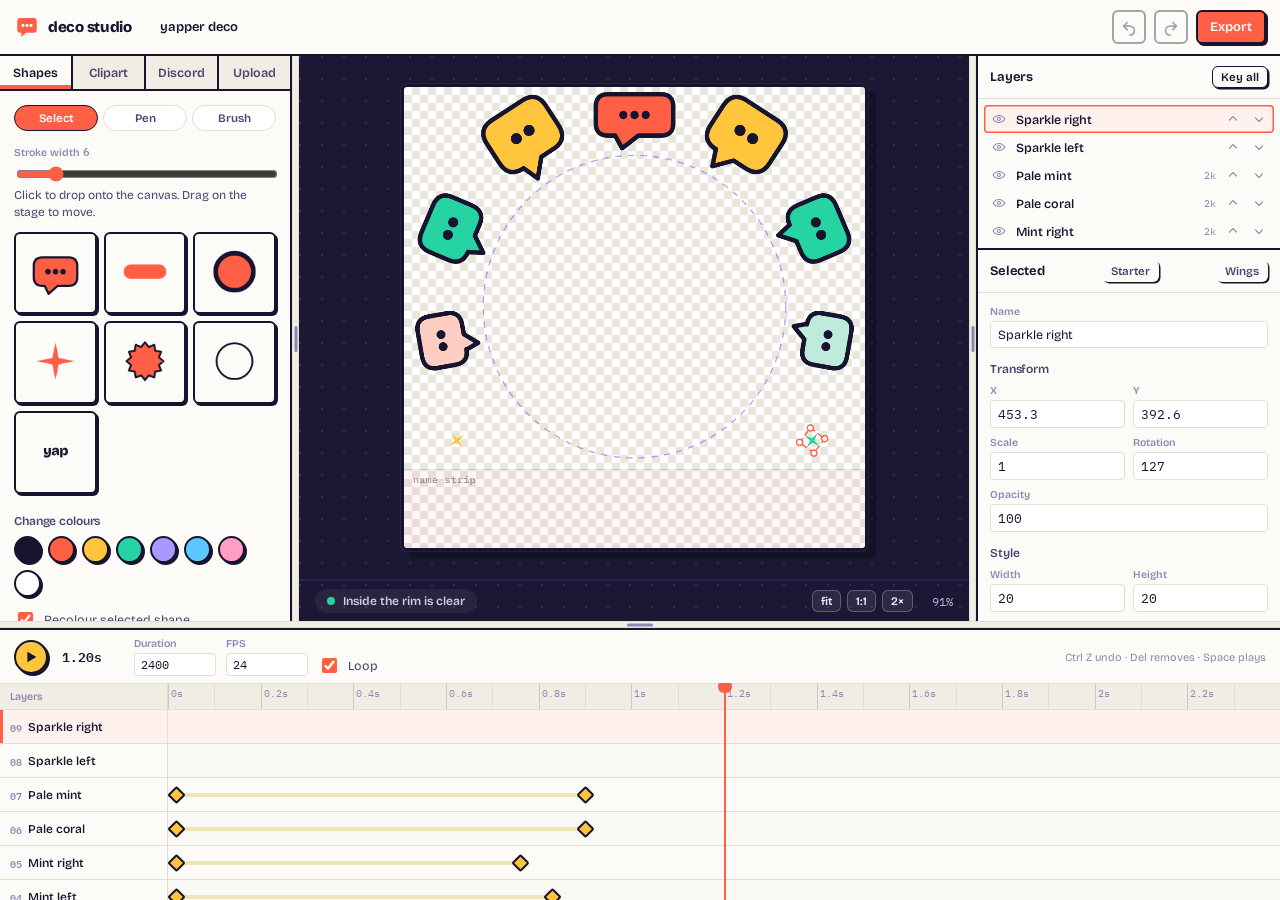
<file: yapper_deco/index.html>
<!doctype html>
<html lang="en">
<head>
<meta charset="utf-8">
<meta name="viewport" content="width=device-width, initial-scale=1">
<title>Deco Studio</title>
<link rel="preconnect" href="https://fonts.googleapis.com">
<link rel="preconnect" href="https://fonts.gstatic.com" crossorigin>
<link href="https://fonts.googleapis.com/css2?family=Bricolage+Grotesque:opsz,wght@12..96,300..800&family=IBM+Plex+Mono:wght@400;500;600&display=swap" rel="stylesheet">
<link rel="stylesheet" href="styles.css">
</head>
<body>

<header class="topbar">
  <div class="brand">
    <svg viewBox="0 0 32 32" aria-hidden="true">
      <path d="M4 8.5A3.5 3.5 0 0 1 7.5 5h17A3.5 3.5 0 0 1 28 8.5v11a3.5 3.5 0 0 1-3.5 3.5H15l-6 5v-5H7.5A3.5 3.5 0 0 1 4 19.5Z" fill="currentColor"/>
      <circle cx="11" cy="14" r="1.9" fill="var(--paper)"/><circle cx="16" cy="14" r="1.9" fill="var(--paper)"/><circle cx="21" cy="14" r="1.9" fill="var(--paper)"/>
    </svg>
    <span>deco studio</span>
  </div>

  <label class="doc">
    <span class="sr">Project name</span>
    <input id="doc-name" value="yapper deco" spellcheck="false">
  </label>

  <div class="topbar-actions">
    <button class="btn icon" id="undo" title="Undo (Ctrl Z)" aria-label="Undo">
      <svg viewBox="0 0 20 20" aria-hidden="true"><path d="M8 5 4 9l4 4M4 9h7a5 5 0 0 1 0 10" fill="none" stroke="currentColor" stroke-width="1.9" stroke-linecap="round" stroke-linejoin="round"/></svg>
    </button>
    <button class="btn icon" id="redo" title="Redo (Ctrl Shift Z)" aria-label="Redo">
      <svg viewBox="0 0 20 20" aria-hidden="true"><path d="m12 5 4 4-4 4m4-4H9a5 5 0 0 0 0 10" fill="none" stroke="currentColor" stroke-width="1.9" stroke-linecap="round" stroke-linejoin="round"/></svg>
    </button>
    <button class="btn primary" id="export-open">Export</button>
  </div>
</header>

<main class="workbench">

  <aside class="rail" aria-label="Add">
    <div class="tabs" role="tablist">
      <button role="tab" class="tab is-on" data-tab="shapes" aria-selected="true">Shapes</button>
      <button role="tab" class="tab" data-tab="clipart" aria-selected="false">Clipart</button>
      <button role="tab" class="tab" data-tab="discord" aria-selected="false">Discord</button>
      <button role="tab" class="tab" data-tab="upload" aria-selected="false">Upload</button>
    </div>

    <div class="tabpanel is-on" id="panel-shapes">
      <div class="tool-row" id="tool-row" role="group" aria-label="Tool">
        <button class="pill is-on" type="button" data-tool="select" title="Select and move (V)">Select</button>
        <button class="pill" type="button" data-tool="pen" title="Pen — click points, drag to curve (P)">Pen</button>
        <button class="pill" type="button" data-tool="brush" title="Brush — draw freehand (B)">Brush</button>
      </div>
      <label class="field draw-size">
        <span>Stroke width <span class="mono" id="brush-size-label">6</span></span>
        <input type="range" id="brush-size" min="1" max="40" step="1" value="6">
      </label>
      <p class="hint" id="tool-hint">Click to drop onto the canvas. Drag on the stage to move.</p>
      <div class="shape-grid" id="shape-grid"></div>
      <h3 class="rail-h">Change colours</h3>
      <div class="swatch-row" id="swatch-row"></div>
      <label class="check">
        <input type="checkbox" id="apply-to-selection" checked>
        <span>Recolour selected shape</span>
      </label>
    </div>

    <div class="tabpanel" id="panel-clipart">
      <form class="search" id="clipart-form">
        <input id="clipart-query" placeholder="Search clipart" autocomplete="off" aria-label="Search clipart">
        <button class="btn icon" type="submit" aria-label="Search">
          <svg viewBox="0 0 20 20" aria-hidden="true"><circle cx="9" cy="9" r="5.4" fill="none" stroke="currentColor" stroke-width="1.9"/><path d="m13.2 13.2 3.6 3.6" stroke="currentColor" stroke-width="1.9" stroke-linecap="round"/></svg>
        </button>
      </form>
      <div class="chips" id="clipart-chips"></div>
      <p class="hint" id="clipart-status">Searches Iconify — 200k+ open licensed icons and emoji.</p>
      <div class="clipart-grid" id="clipart-results"></div>
    </div>

    <div class="tabpanel" id="panel-discord">
      <form class="search" id="discord-form">
        <input id="discord-query" placeholder="Filter decorations" autocomplete="off" aria-label="Filter Discord decorations">
        <button class="btn icon" type="button" id="discord-reload" title="Reload the list" aria-label="Reload">
          <svg viewBox="0 0 20 20" aria-hidden="true"><path d="M15.5 8A6 6 0 1 0 16 12" fill="none" stroke="currentColor" stroke-width="1.9" stroke-linecap="round"/><path d="M16 3.5V8h-4.5" fill="none" stroke="currentColor" stroke-width="1.9" stroke-linecap="round" stroke-linejoin="round"/></svg>
        </button>
      </form>
      <select id="discord-category" class="filter-select" aria-label="Filter decorations by set">
        <option value="*">All sets</option>
      </select>
      <p class="hint" id="discord-status">Loading the decoration index…</p>
      <div class="pill-row timing-row">
        <button class="pill" type="button" id="discord-timings" title="Read the loop length of every preset currently shown">Show loop lengths</button>
      </div>
      <div class="clipart-grid" id="discord-results"></div>
      <p class="license">Fetched live from Discord's public CDN with no account token, using an unofficial index of preset IDs. The artwork belongs to Discord and its artists — place them for personal previews, don't redistribute.</p>
    </div>

    <div class="tabpanel" id="panel-upload">
      <div class="drop" id="drop">
        <p><strong>Drop art here</strong><br><span>PNG, SVG or JPG</span></p>
        <button class="btn" id="pick-file">Choose file</button>
        <input type="file" id="file-input" accept="image/*" hidden>
      </div>
      <h3 class="rail-h">Avatar behind the deco</h3>
      <div class="drop small" id="avatar-drop">
        <p><span>Preview your deco on a face</span></p>
        <div class="row">
          <button class="btn" id="pick-avatar">Use image</button>
          <button class="btn ghost" id="clear-avatar">Clear</button>
        </div>
        <input type="file" id="avatar-input" accept="image/*" hidden>
      </div>
      <label class="check">
        <input type="checkbox" id="show-guides" checked>
        <span>Show avatar rim and name strip</span>
      </label>
    </div>
  </aside>

  <div class="splitter v" id="split-rail" role="separator" aria-orientation="vertical" aria-label="Resize the add panel" tabindex="0" title="Drag to resize · double-click to reset"></div>

  <section class="stage-wrap">
    <div class="stage" id="stage">
      <div class="canvas-holder" id="canvas-holder">
        <canvas id="stage-canvas" width="512" height="512"></canvas>
      </div>
    </div>
    <div class="stage-foot">
      <div class="zone" id="zone-status" data-state="safe">
        <span class="zone-dot"></span><span id="zone-text">Inside the rim is clear</span>
      </div>
      <div class="zoom" role="group" aria-label="Zoom">
        <button class="btn tiny" data-zoom="fit">fit</button>
        <button class="btn tiny" data-zoom="1">1:1</button>
        <button class="btn tiny" data-zoom="2">2×</button>
        <span class="mono" id="zoom-label">fit</span>
      </div>
    </div>
  </section>

  <div class="splitter v" id="split-inspect" role="separator" aria-orientation="vertical" aria-label="Resize the inspector" tabindex="0" title="Drag to resize · double-click to reset"></div>

  <aside class="inspector-col">
    <section class="layers">
      <div class="panel-head">
        <h2>Layers</h2>
        <button class="btn tiny" id="add-keyframe-all" title="Keyframe every layer at the playhead">Key all</button>
      </div>
      <ul class="layer-list" id="layer-list"></ul>
    </section>
    <section class="inspector">
      <div class="panel-head">
        <h2>Selected</h2>
        <button class="btn tiny ghost" id="reset-starter" title="Reload the yapper deco starter project">Starter</button>
        <button class="btn tiny ghost" id="load-wings" title="Load the fallen wings deco — original art, fully keyframed">Wings</button>
      </div>
      <div id="inspector-body"></div>
    </section>
  </aside>
</main>

<div class="splitter h" id="split-timeline" role="separator" aria-orientation="horizontal" aria-label="Resize the timeline" tabindex="0" title="Drag to resize · double-click to reset"></div>

<footer class="timeline">
  <div class="transport">
    <button class="btn icon play" id="play" aria-label="Play">
      <svg viewBox="0 0 20 20" aria-hidden="true" id="play-icon"><path d="M6 4.2v11.6L16 10z" fill="currentColor"/></svg>
    </button>
    <span class="time mono" id="time-label">0.00s</span>
    <div class="fields">
      <label class="field"><span>Duration</span><input class="mono" id="duration" type="number" min="200" max="10000" step="100" value="2400"></label>
      <label class="field"><span>FPS</span><input class="mono" id="fps" type="number" min="6" max="60" step="1" value="24"></label>
      <label class="check compact"><input type="checkbox" id="loop" checked><span>Loop</span></label>
    </div>
    <div class="transport-right">
      <span class="kbd-hint">Ctrl Z undo · Del removes · Space plays</span>
    </div>
  </div>

  <div class="tracks-wrap">
    <div class="label-col">
      <div class="label-head">Layers</div>
      <div class="label-list" id="track-labels"></div>
    </div>
    <div class="track-area">
      <div class="ruler" id="ruler"></div>
      <div class="tracks" id="tracks"></div>
    </div>
  </div>
</footer>

<div class="sheet" id="export-sheet" hidden>
  <div class="sheet-card">
    <div class="panel-head">
      <h2>Export</h2>
      <button class="btn icon ghost" id="export-close" aria-label="Close">✕</button>
    </div>
    <div class="export-grid">
      <button class="export-opt" id="export-png">
        <strong>PNG still</strong>
        <span>Current frame, 512 px, transparent</span>
      </button>
      <button class="export-opt" id="export-png2x">
        <strong>PNG @2×</strong>
        <span>1024 px for retina avatars</span>
      </button>
      <button class="export-opt" id="export-webp">
        <strong>Animated WebP</strong>
        <span id="webp-detail">Full colour and alpha — the one to hand to yapper</span>
      </button>
      <button class="export-opt" id="export-gif">
        <strong>Animated GIF</strong>
        <span id="gif-detail">Plays anywhere, 256 colours and hard edges</span>
      </button>
      <button class="export-opt" id="export-apng">
        <strong>Animated PNG</strong>
        <span id="apng-detail">Discord's own deco format — not a yapper upload type</span>
      </button>
      <button class="export-opt" id="export-json">
        <strong>Project file</strong>
        <span>JSON you can reopen later</span>
      </button>
    </div>
    <div class="sheet-foot">
      <label class="check"><input type="checkbox" id="export-include-avatar"><span>Include the avatar preview in the file</span></label>
      <p class="hint" id="export-note">Exports write the deco only — the avatar is preview furniture.</p>
      <p class="hint">yapper accepts PNG, WebP and GIF, so a moving deco has to be WebP or GIF — animated PNGs won't upload.</p>
      <div><button class="btn ghost tiny" id="open-project" type="button">Open a project file instead</button></div>
      <input type="file" id="project-input" accept="application/json,.json" hidden>
    </div>
  </div>
</div>

<div class="toasts" id="toasts" aria-live="polite"></div>

<script type="module" src="js/main.js"></script>
</body>
</html>
</file>
<file: yapper_deco/styles.css>
/* Deco Studio — ink-and-riso tool. Flat colour, hard rules, no gradients. */

:root {
  --ink: #17142f;
  --ink-soft: #4a4470;
  --ink-faint: #8d88b3;
  --paper: #fcfbf7;
  --paper-dim: #f0ede4;
  --paper-rule: #e2ded1;
  --stage: #1b1735;
  --stage-rule: #2b2650;
  --coral: #ff5f45;
  --sun: #ffc63d;
  --mint: #26d3a3;
  --alert: #e4453a;

  --sans: "Bricolage Grotesque", "Trebuchet MS", system-ui, sans-serif;
  --mono: "IBM Plex Mono", ui-monospace, "SF Mono", Menlo, monospace;

  --r-sm: 4px;
  --r: 6px;
  --r-lg: 10px;
  --shadow: 3px 3px 0 var(--ink);
  --shadow-sm: 2px 2px 0 var(--ink);

  --rail-w: 292px;
  --inspect-w: 304px;
  --timeline-h: 272px;
  --topbar-h: 56px;
  --split: 7px;
}

* { box-sizing: border-box; }

html, body { height: 100%; }

body {
  margin: 0;
  display: grid;
  grid-template-rows: var(--topbar-h) minmax(0, 1fr) var(--split) var(--timeline-h);
  font-family: var(--sans);
  font-size: 14px;
  color: var(--ink);
  background: var(--paper-dim);
  overflow: hidden;
  -webkit-font-smoothing: antialiased;
}

h2, h3 { margin: 0; font-weight: 650; letter-spacing: -.01em; }
h2 { font-size: 13px; }
h3 { font-size: 12px; }
p { margin: 0; }

.sr {
  position: absolute; width: 1px; height: 1px; padding: 0;
  margin: -1px; overflow: hidden; clip: rect(0 0 0 0); white-space: nowrap; border: 0;
}

.mono { font-family: var(--mono); font-variant-numeric: tabular-nums; }

/* ---------- buttons ---------- */

.btn {
  font: inherit;
  font-weight: 600;
  font-size: 13px;
  color: var(--ink);
  background: var(--paper);
  border: 2px solid var(--ink);
  border-radius: var(--r);
  padding: 7px 12px;
  cursor: pointer;
  box-shadow: var(--shadow-sm);
  transition: transform .06s ease, box-shadow .06s ease, background .12s ease;
  display: inline-flex; align-items: center; justify-content: center; gap: 6px;
  white-space: nowrap;
}
.btn:hover { background: #fff; }
.btn:active { transform: translate(2px, 2px); box-shadow: 0 0 0 var(--ink); }
.btn:focus-visible { outline: 3px solid var(--sun); outline-offset: 2px; }
.btn.primary { background: var(--coral); color: #fff; }
.btn.primary:hover { background: #ff7059; }
.btn.ghost { border-color: transparent; box-shadow: none; background: transparent; color: var(--ink-soft); }
.btn.ghost:hover { background: rgba(23, 20, 47, .06); color: var(--ink); }
.btn.icon { padding: 6px; width: 34px; height: 34px; }
.btn.tiny { padding: 3px 8px; font-size: 11.5px; box-shadow: 1.5px 1.5px 0 var(--ink); border-width: 1.5px; }
.btn[disabled] { opacity: .38; cursor: not-allowed; box-shadow: none; transform: none; }
.btn svg { width: 18px; height: 18px; flex: none; }

input, select, button { font-family: inherit; }

/* ---------- topbar ---------- */

.topbar {
  display: flex; align-items: center; gap: 18px;
  padding: 0 14px;
  background: var(--paper);
  border-bottom: 2px solid var(--ink);
  z-index: 4;
}

.brand { display: flex; align-items: center; gap: 8px; font-weight: 800; font-size: 15px; letter-spacing: -.02em; }
.brand svg { width: 26px; height: 26px; color: var(--coral); }

.doc { display: flex; }
.doc input {
  font: inherit; font-weight: 600; font-size: 13px; color: var(--ink);
  background: transparent; border: 2px solid transparent; border-radius: var(--r-sm);
  padding: 5px 8px; width: 210px;
}
.doc input:hover { border-color: var(--paper-rule); }
.doc input:focus { outline: none; border-color: var(--ink); background: #fff; }

.topbar-actions { margin-left: auto; display: flex; gap: 8px; align-items: center; }

/* ---------- workbench ---------- */

.workbench {
  display: grid;
  grid-template-columns: var(--rail-w) var(--split) minmax(0, 1fr) var(--split) var(--inspect-w);
  min-height: 0;
  background: var(--paper-dim);
}

/* ---------- splitters ---------- */

.splitter {
  position: relative;
  background: var(--paper-dim);
  border: 0;
  padding: 0;
  touch-action: none;
  z-index: 5;
  transition: background .12s ease;
}
.splitter::after {
  content: "";
  position: absolute;
  inset: 50% auto auto 50%;
  transform: translate(-50%, -50%);
  background: var(--ink-faint);
  border-radius: 2px;
  transition: background .12s ease;
}
.splitter.v {
  cursor: col-resize;
  box-shadow: inset 1px 0 0 var(--paper-rule), inset -1px 0 0 var(--paper-rule);
}
.splitter.v::after { width: 3px; height: 26px; }
.splitter.h {
  cursor: row-resize;
  box-shadow: inset 0 1px 0 var(--paper-rule), inset 0 -1px 0 var(--paper-rule);
}
.splitter.h::after { width: 26px; height: 3px; }
.splitter:hover, .splitter.is-dragging { background: #e6e1d2; }
.splitter:hover::after, .splitter.is-dragging::after { background: var(--coral); }
.splitter:focus-visible { outline: 3px solid var(--sun); outline-offset: -3px; }
.splitter.is-dragging::after { height: 44px; }
.splitter.h.is-dragging::after { width: 44px; height: 2px; }
body.is-resizing { cursor: inherit; user-select: none; }

.rail {
  border-right: 2px solid var(--ink);
  background: var(--paper);
  display: flex; flex-direction: column; min-height: 0;
}

.tabs { display: flex; border-bottom: 2px solid var(--ink); }
.tab {
  flex: 1; font: inherit; font-size: 12.5px; font-weight: 600; color: var(--ink-soft);
  background: var(--paper-dim); border: 0; border-right: 2px solid var(--ink);
  padding: 9px 4px; cursor: pointer;
}
.tab:last-child { border-right: 0; }
.tab:hover { color: var(--ink); background: #f6f3ea; }
.tab.is-on { background: var(--paper); color: var(--ink); box-shadow: inset 0 -4px 0 var(--coral); }
.tab:focus-visible { outline: 3px solid var(--sun); outline-offset: -3px; }

.tabpanel { display: none; padding: 14px; overflow: auto; flex: 1; min-height: 0; }
.tabpanel.is-on { display: block; }

.hint { font-size: 12px; color: var(--ink-soft); line-height: 1.45; }

.rail-h { margin: 20px 0 8px; color: var(--ink-soft); font-weight: 600; }

.tool-row { display: flex; gap: 5px; margin-bottom: 10px; }
.tool-row .pill { flex: 1; text-align: center; padding: 5px 6px; }
.tool-row .pill.is-on { background: var(--coral); border-color: var(--ink); color: #fff; }
.draw-size { margin-bottom: 2px; }
.draw-size input[type="range"] { margin-top: 2px; }

.shape-grid { display: grid; grid-template-columns: repeat(3, minmax(0, 1fr)); gap: 7px; margin: 10px 0 2px; }
.shape-btn {
  min-width: 0; aspect-ratio: 1; background: var(--paper); border: 2px solid var(--ink);
  border-radius: var(--r); cursor: pointer; display: grid; place-items: center;
  box-shadow: var(--shadow-sm); transition: transform .06s ease, box-shadow .06s ease;
  padding: 7px; color: var(--ink); overflow: hidden;
}
.shape-btn canvas { width: 100%; height: auto; display: block; }
.shape-btn:hover { background: #fff; }
.shape-btn:active { transform: translate(2px, 2px); box-shadow: none; }
.shape-btn:focus-visible { outline: 3px solid var(--sun); outline-offset: 2px; }
.shape-btn svg { width: 100%; height: 100%; max-height: 42px; }
.shape-btn span { display: none; }

.swatch-row { display: flex; gap: 7px; flex-wrap: wrap; }
.swatch {
  width: 27px; height: 27px; border-radius: 50%; cursor: pointer;
  border: 2px solid var(--ink); box-shadow: var(--shadow-sm);
  transition: transform .06s ease;
}
.swatch:hover { transform: translate(1px, 1px); }
.swatch:focus-visible { outline: 3px solid var(--sun); outline-offset: 2px; }

.check { display: flex; align-items: center; gap: 8px; font-size: 12.5px; color: var(--ink-soft); margin-top: 12px; cursor: pointer; }
.check.compact { margin: 0; }
.check input { accent-color: var(--coral); width: 15px; height: 15px; }

/* clipart */

.search { display: flex; gap: 8px; }
.search input {
  flex: 1; min-width: 0; font: inherit; font-size: 13px; padding: 7px 10px;
  border: 2px solid var(--ink); border-radius: var(--r); background: #fff; box-shadow: var(--shadow-sm);
}
.search input:focus { outline: 3px solid var(--sun); outline-offset: 1px; }

.filter-select {
  margin-top: 8px; width: 100%; font: inherit; font-size: 12px; padding: 5px 7px;
  border: 1.5px solid var(--paper-rule); border-radius: var(--r-sm);
  background: #fff; color: var(--ink); cursor: pointer;
}
.filter-select:focus-visible { outline: 3px solid var(--sun); outline-offset: 1px; }

.chips { display: flex; gap: 6px; flex-wrap: wrap; margin: 12px 0 10px; }
.chip {
  font: inherit; font-size: 11.5px; font-weight: 600; color: var(--ink-soft);
  background: var(--paper-dim); border: 1.5px solid var(--paper-rule);
  border-radius: 999px; padding: 3px 9px; cursor: pointer;
}
.chip:hover { border-color: var(--ink); color: var(--ink); }
.chip:focus-visible { outline: 3px solid var(--sun); outline-offset: 1px; }

.clipart-grid {
  display: grid; grid-template-columns: repeat(4, 1fr); gap: 6px; margin-top: 12px;
}
.timing-row { margin-top: 8px; }
.timing-row .pill[disabled] { opacity: .65; cursor: progress; }
.clipart-cell {
  position: relative;
  aspect-ratio: 1; border: 1.5px solid var(--paper-rule); border-radius: var(--r-sm);
  background: #fff; display: grid; place-items: center; cursor: pointer; padding: 6px;
}
.cell-badge {
  position: absolute; right: 2px; bottom: 2px;
  font-family: var(--mono); font-size: 9px; line-height: 1.3; letter-spacing: -.02em;
  color: #fff; background: var(--ink); border-radius: 3px; padding: 0 3px;
  pointer-events: none;
}
.clipart-cell:hover { border-color: var(--ink); box-shadow: var(--shadow-sm); }
.clipart-cell:focus-visible { outline: 3px solid var(--sun); outline-offset: 1px; }
.clipart-cell img { width: 100%; height: 100%; object-fit: contain; }
.clipart-cell.is-missing { border-style: dashed; }
.clipart-cell.is-missing img { display: none; }
.clipart-cell.is-missing::after {
  content: "unavailable"; font-size: 9px; letter-spacing: .04em;
  text-transform: uppercase; color: var(--ink-faint);
}
.clipart-grid .hint { grid-column: 1 / -1; }

.license { margin-top: 12px; font-size: 11px; color: var(--ink-faint); line-height: 1.5; }

/* upload */

.drop {
  border: 2px dashed var(--ink-soft); border-radius: var(--r-lg);
  padding: 20px 14px; text-align: center; background: var(--paper-dim);
  display: grid; gap: 10px; justify-items: center;
  font-size: 12.5px; color: var(--ink-soft); line-height: 1.5;
}
.drop.small { padding: 14px 12px; }
.drop.is-hot { border-color: var(--coral); background: #fff3ef; }
.drop strong { color: var(--ink); font-size: 13.5px; }
.drop .row { display: flex; gap: 8px; }

/* ---------- stage ---------- */

.stage-wrap {
  display: grid; grid-template-rows: minmax(0, 1fr) auto;
  min-width: 0; min-height: 0;
  background: var(--stage);
  background-image: radial-gradient(circle at 1px 1px, rgba(255,255,255,.10) 1px, transparent 0);
  background-size: 22px 22px;
}

.stage { display: grid; place-items: center; padding: 22px; min-height: 0; overflow: auto; }

.canvas-holder {
  position: relative;
  background-color: #fff;
  background-image:
    linear-gradient(45deg, #e9e6dd 25%, transparent 25%),
    linear-gradient(-45deg, #e9e6dd 25%, transparent 25%),
    linear-gradient(45deg, transparent 75%, #e9e6dd 75%),
    linear-gradient(-45deg, transparent 75%, #e9e6dd 75%);
  background-size: 16px 16px;
  background-position: 0 0, 0 8px, 8px -8px, -8px 0;
  border: 3px solid var(--ink);
  border-radius: var(--r);
  box-shadow: 0 0 0 1px rgba(255,255,255,.06), 8px 8px 0 rgba(0,0,0,.28);
  line-height: 0;
}
#stage-canvas { display: block; width: 100%; height: 100%; cursor: grab; touch-action: none; }
#stage-canvas.is-dragging { cursor: grabbing; }

.stage-foot {
  display: flex; align-items: center; gap: 12px; justify-content: space-between;
  padding: 8px 16px; border-top: 2px solid var(--stage-rule);
}
.zone {
  display: inline-flex; align-items: center; gap: 8px; font-size: 12px; font-weight: 600;
  color: #cfcbe8; background: rgba(255,255,255,.06); border-radius: 999px; padding: 5px 12px;
  min-width: 0;
}
.zone > span:last-child { overflow: hidden; text-overflow: ellipsis; white-space: nowrap; }
.zone-dot { width: 8px; height: 8px; border-radius: 50%; background: var(--mint); }
.zone[data-state="warn"] { color: #ffe6a0; }
.zone[data-state="warn"] .zone-dot { background: var(--sun); }
.zone[data-state="bad"] { color: #ffc9c2; }
.zone[data-state="bad"] .zone-dot { background: var(--coral); }
.zone[data-state="bad"] .zone-dot { animation: pulse 1.6s ease-in-out infinite; }
@keyframes pulse { 50% { opacity: .35; } }

.zoom { display: flex; align-items: center; gap: 6px; color: #b8b3d8; }
.zoom .btn { background: rgba(255,255,255,.08); color: #efeafd; border-color: rgba(255,255,255,.25); box-shadow: none; }
.zoom .btn:hover { background: rgba(255,255,255,.16); }
.zoom .mono { font-size: 11.5px; min-width: 34px; text-align: right; }

/* ---------- inspector column ---------- */

.inspector-col {
  display: grid; grid-template-rows: minmax(132px, 34%) minmax(0, 1fr);
  min-height: 0; border-left: 2px solid var(--ink); background: var(--paper);
}

.panel-head {
  display: flex; align-items: center; justify-content: space-between; gap: 10px;
  padding: 10px 12px; border-bottom: 1.5px solid var(--paper-rule);
}
.inspector .panel-head { border-bottom: 1.5px solid var(--paper-rule); }

.layers, .inspector { display: grid; grid-template-rows: auto minmax(0, 1fr); min-height: 0; }
.inspector { border-top: 2px solid var(--ink); }

.layer-list { list-style: none; margin: 0; padding: 6px; overflow: auto; }
.layer-row {
  display: flex; align-items: center; gap: 8px; padding: 5px 6px;
  border-radius: var(--r-sm); cursor: pointer; font-size: 12.5px;
}
.layer-row:hover { background: var(--paper-dim); }
.layer-row.is-sel { background: #fff2ee; box-shadow: inset 0 0 0 1.5px var(--coral); }
.layer-row .name { flex: 1; min-width: 0; overflow: hidden; text-overflow: ellipsis; white-space: nowrap; font-weight: 550; }
.layer-row .tag { font-family: var(--mono); font-size: 10px; color: var(--ink-faint); }
.layer-row .mini {
  border: 0; background: transparent; cursor: pointer; padding: 2px; border-radius: 3px;
  color: var(--ink-faint); line-height: 0;
}
.layer-row .mini:hover { background: rgba(23,20,47,.08); color: var(--ink); }
.layer-row .mini svg { width: 14px; height: 14px; }
.layer-row.is-hidden .name { opacity: .45; text-decoration: line-through; }
.layer-row.is-locked .mini.lock { color: var(--coral); }

#inspector-body { overflow: auto; padding: 12px; display: grid; gap: 14px; align-content: start; }

.empty { color: var(--ink-faint); font-size: 12.5px; line-height: 1.55; }

.fieldset { display: grid; gap: 8px; }
.fieldset > h3 { color: var(--ink-soft); font-weight: 600; }

.grid2 { display: grid; grid-template-columns: 1fr 1fr; gap: 8px; }
.grid3 { display: grid; grid-template-columns: repeat(3, 1fr); gap: 8px; }

.field { display: grid; gap: 3px; }
.field > span { font-size: 10.5px; color: var(--ink-faint); font-weight: 600; }
.field input, .field select {
  font: inherit; font-size: 12.5px; padding: 5px 7px; width: 100%;
  border: 1.5px solid var(--paper-rule); border-radius: var(--r-sm); background: #fff; color: var(--ink);
}
.field input[type="number"] { font-family: var(--mono); }
.field input:focus, .field select:focus { outline: none; border-color: var(--ink); box-shadow: 0 0 0 2px var(--sun); }
.field input[type="color"] { padding: 2px; height: 30px; cursor: pointer; }
.field input[type="range"] { padding: 0; accent-color: var(--coral); }

.inline-color { display: grid; grid-template-columns: 30px 1fr; gap: 6px; align-items: center; }
.pill-row { display: flex; gap: 6px; flex-wrap: wrap; }
.pill {
  font: inherit; font-size: 11.5px; font-weight: 600; padding: 4px 9px; cursor: pointer;
  border: 1.5px solid var(--paper-rule); background: #fff; border-radius: 999px; color: var(--ink-soft);
}
.pill:hover { border-color: var(--ink); color: var(--ink); }
.pill.is-on { background: var(--ink); border-color: var(--ink); color: #fff; }
.pill:focus-visible { outline: 3px solid var(--sun); outline-offset: 1px; }

/* ---------- timeline ---------- */

.timeline {
  border-top: 2px solid var(--ink); background: var(--paper);
  display: grid; grid-template-rows: auto minmax(0, 1fr); min-height: 0; z-index: 3;
}

.transport {
  display: flex; align-items: center; gap: 14px; padding: 7px 14px;
  border-bottom: 1.5px solid var(--paper-rule);
}
.play { width: 32px; height: 32px; border-radius: 50%; background: var(--sun); }
.play:hover { background: #ffd166; }
.time { font-size: 12.5px; font-weight: 600; min-width: 58px; }
.fields { display: flex; align-items: flex-end; gap: 10px; }
.fields .field { width: 82px; }
.fields .field input { padding: 3px 6px; font-size: 12px; }
.transport-right { margin-left: auto; }
.kbd-hint { font-size: 11px; color: var(--ink-faint); }

.tracks-wrap { display: grid; grid-template-columns: 168px minmax(0, 1fr); min-height: 0; }
.label-col { display: grid; grid-template-rows: 26px minmax(0, 1fr); border-right: 1.5px solid var(--paper-rule); min-height: 0; }
.label-head { display: flex; align-items: center; padding: 0 10px; font-size: 10.5px; font-weight: 600; color: var(--ink-faint); border-bottom: 1.5px solid var(--paper-rule); background: var(--paper-dim); }
.label-list { overflow: hidden; }
.track-area { position: relative; display: grid; grid-template-rows: 26px minmax(0, 1fr); min-width: 0; min-height: 0; }

.ruler {
  position: relative; border-bottom: 1.5px solid var(--paper-rule);
  cursor: pointer; background: var(--paper-dim);
}
.ruler .tick { position: absolute; top: 0; bottom: 0; width: 1px; background: var(--paper-rule); }
.ruler .tick.major { background: #cfc9b8; }
.ruler .tick-label {
  position: absolute; top: 3px; font-family: var(--mono); font-size: 9.5px; color: var(--ink-faint);
  transform: translateX(3px);
}

.tracks { position: relative; overflow-y: auto; overflow-x: hidden; }
.track {
  position: relative; height: 34px; border-bottom: 1.5px solid var(--paper-rule);
  display: flex; align-items: center;
}
.track:nth-child(even) { background: #faf8f2; }
.track.is-sel { background: #fff2ee; }
.track-label {
  width: 100%; height: 34px; padding: 0 10px; border: 0; border-bottom: 1.5px solid var(--paper-rule);
  background: transparent; font: inherit; text-align: left;
  font-size: 12px; font-weight: 550; color: var(--ink); cursor: pointer;
  white-space: nowrap; overflow: hidden; text-overflow: ellipsis;
  display: flex; align-items: center; gap: 6px;
}
.track-label:hover { background: var(--paper-dim); }
.label-list .track-label.is-sel { background: #fff2ee; box-shadow: inset 3px 0 0 var(--coral); }
.track-label .num { font-family: var(--mono); font-size: 9.5px; color: var(--ink-faint); }

.kf {
  position: absolute; width: 13px; height: 13px; margin-left: -6.5px; top: 50%;
  transform: translateY(-50%) rotate(45deg);
  background: var(--sun); border: 2px solid var(--ink); border-radius: 2px; cursor: grab;
}
.kf:hover { background: #ffe08a; }
.kf.is-sel { background: var(--coral); }
.kf:focus-visible { outline: 3px solid var(--ink); outline-offset: 2px; }
.kf-seg {
  position: absolute; height: 4px; top: 50%; margin-top: -2px; background: #efe3b8; border-radius: 2px;
}

.playhead {
  position: absolute; top: 0; bottom: 0; width: 2px; background: var(--coral);
  pointer-events: none; z-index: 5;
}
.playhead-head {
  position: absolute; left: -6px; top: -1px; width: 14px; height: 10px;
  background: var(--coral); border-radius: 2px 2px 6px 6px;
}

/* easing popover */
.ease-pop {
  position: absolute; z-index: 30; width: 234px;
  background: var(--paper); border: 2px solid var(--ink); border-radius: var(--r);
  box-shadow: 5px 5px 0 rgba(23,20,47,.25); padding: 10px;
  font-size: 12px;
}
.ease-pop .ease-head { display: flex; justify-content: space-between; align-items: center; margin-bottom: 8px; }
.ease-pop canvas { display: block; margin: 0 auto; background: #fff; border: 1.5px solid var(--paper-rule); border-radius: var(--r-sm); touch-action: none; cursor: crosshair; }
.ease-pop .presets { display: flex; flex-wrap: wrap; gap: 4px; margin-top: 8px; }
.ease-pop .bez { margin-top: 6px; font-family: var(--mono); font-size: 10.5px; color: var(--ink-faint); text-align: center; }

/* ---------- export sheet ---------- */

.sheet {
  position: fixed; inset: 0; z-index: 40; background: rgba(23, 20, 47, .42);
  display: grid; place-items: center; padding: 20px;
}
.sheet[hidden] { display: none; }
.sheet-card {
  width: min(560px, 100%); background: var(--paper); border: 2px solid var(--ink);
  border-radius: var(--r-lg); box-shadow: 8px 8px 0 rgba(23,20,47,.28);
}
.export-grid { display: grid; grid-template-columns: 1fr 1fr; gap: 10px; padding: 14px; }
.export-opt {
  text-align: left; font: inherit; background: #fff; border: 2px solid var(--ink);
  border-radius: var(--r); padding: 10px 12px; cursor: pointer; display: grid; gap: 3px;
  box-shadow: var(--shadow-sm);
}
.export-opt:hover { background: #fff6f3; }
.export-opt:active { transform: translate(2px, 2px); box-shadow: none; }
.export-opt strong { font-size: 13px; }
.export-opt span { font-size: 11.5px; color: var(--ink-soft); line-height: 1.4; }
.export-opt[disabled] { opacity: .5; cursor: progress; }
.sheet-foot { padding: 0 14px 14px; display: grid; gap: 8px; }

/* ---------- toasts ---------- */

.toasts {
  position: fixed; left: 50%; bottom: calc(var(--timeline-h) + 18px); transform: translateX(-50%);
  display: grid; gap: 8px; z-index: 50; pointer-events: none;
}
.toast {
  background: var(--ink); color: #fff; font-size: 12.5px; font-weight: 500;
  padding: 8px 14px; border-radius: 999px; box-shadow: 0 4px 14px rgba(0,0,0,.28);
  animation: toast-in .18s ease-out;
}
.toast.bad { background: var(--alert); }
@keyframes toast-in { from { opacity: 0; transform: translateY(6px); } }

/* ---------- responsive ---------- */

@media (max-width: 1180px) {
  :root { --rail-w: 244px; --inspect-w: 268px; }
  .kbd-hint { display: none; }
}

@media (max-width: 940px) {
  /* one scrolling column: stage, add bar, inspector, timeline */
  body { display: block; overflow-y: auto; overflow-x: hidden; }
  .splitter { display: none; }
  .topbar { position: sticky; top: 0; z-index: 6; }
  .workbench { display: flex; flex-direction: column; }
  .stage-wrap { order: 1; height: 56vh; min-height: 300px; }
  .rail { order: 2; display: flex; max-height: none; border-right: 0; border-top: 2px solid var(--ink); }
  .inspector-col { order: 3; display: grid; grid-template-rows: 210px auto; border-left: 0; border-top: 2px solid var(--ink); max-height: none; }
  .inspector { max-height: 60vh; }
  .timeline { height: var(--timeline-h); }
  .tabpanel { padding: 10px 12px; max-height: 200px; }
  .rail .hint, .rail .rail-h, .rail .check { display: none; }
  .shape-grid { grid-template-columns: repeat(7, minmax(0, 1fr)); margin-top: 0; }
  .shape-btn { padding: 6px; }
  .swatch-row { margin-top: 8px; }
  .swatch { width: 24px; height: 24px; }
  .clipart-grid { grid-template-columns: repeat(8, 1fr); }
  .clipart-cell { aspect-ratio: auto; height: 52px; }
  .canvas-holder { max-width: min(62vw, 380px); }
  .doc input { width: 120px; }
  .kbd-hint, .transport-right { display: none; }
}

@media (prefers-reduced-motion: reduce) {
  * { animation-duration: .01ms !important; transition-duration: .01ms !important; }
}
</file>
